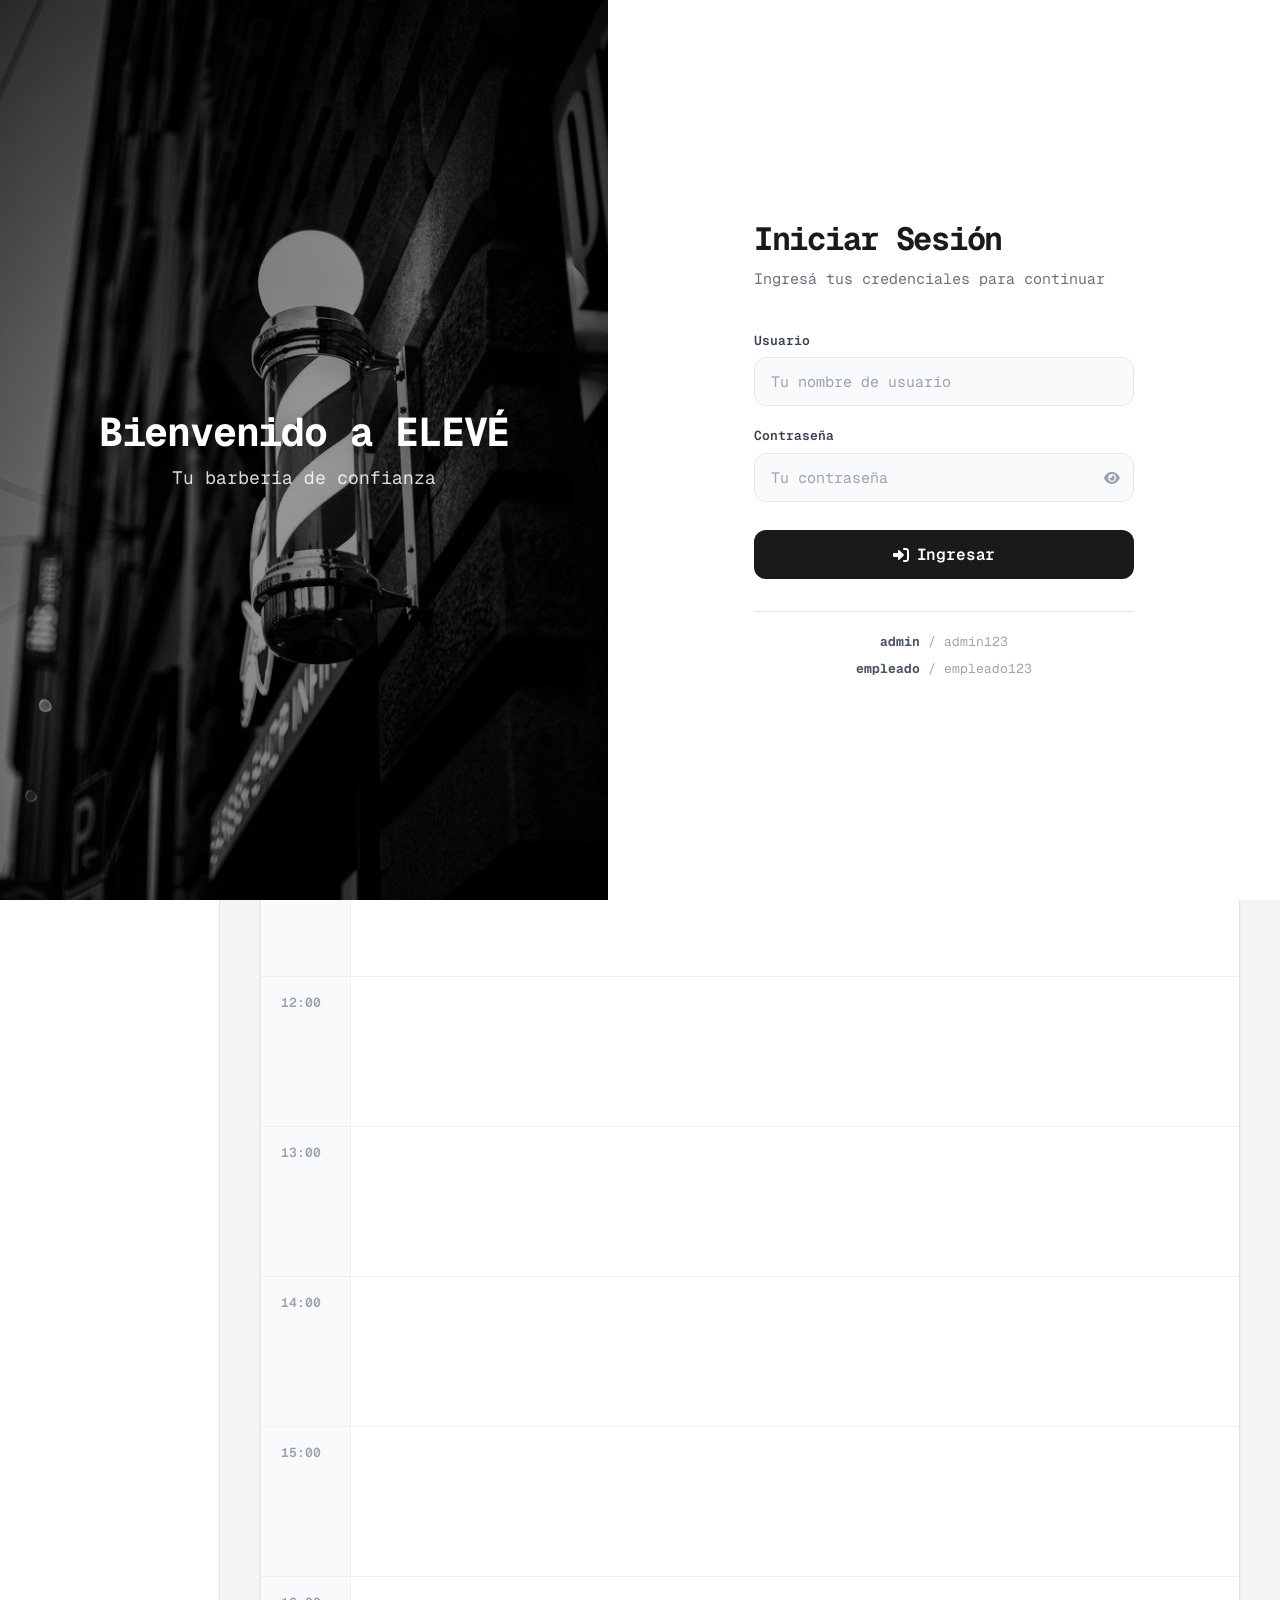
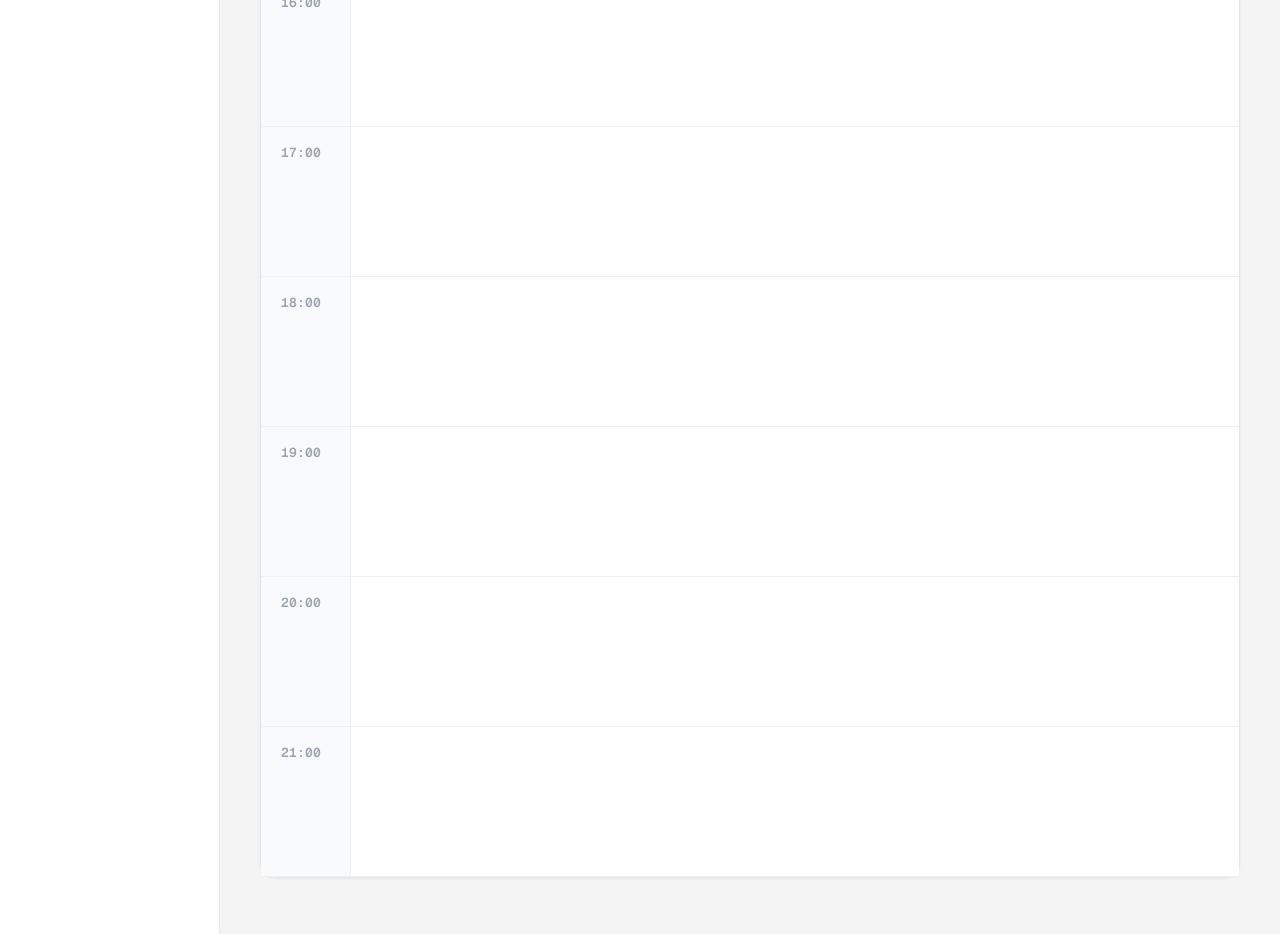
<file: FRONTEND/Dashboard/index.html>
<!DOCTYPE html>
<html lang="es">

<head>
    <meta charset="UTF-8">
    <meta name="viewport" content="width=device-width, initial-scale=1.0">
    <title>ELEVÉ - Gestión de Peluquería</title>
    <link rel="preconnect" href="https://fonts.googleapis.com">
    <link rel="preconnect" href="https://fonts.gstatic.com" crossorigin>
    <link href="https://fonts.googleapis.com/css2?family=Geist+Mono:wght@400;500;600;700&display=swap" rel="stylesheet">
    <link rel="stylesheet" href="style.css">
    <link href="https://cdnjs.cloudflare.com/ajax/libs/font-awesome/6.0.0/css/all.min.css" rel="stylesheet">
</head>

<body>
    <!-- Actualizando todas las clases a español -->
    <!-- Overlay de Login - Pantalla dividida -->
    <div id="login-overlay" class="login-overlay">
        <!-- Lado izquierdo: Imagen -->
        <div class="login-imagen">
            <div class="login-imagen-contenido">
                <h2 class="login-imagen-titulo">Bienvenido a ELEVÉ</h2>
                <p class="login-imagen-subtitulo">Tu barbería de confianza</p>
            </div>
        </div>
        
        <!-- Lado derecho: Formulario -->
        <div class="login-formulario">
            <div class="login-card">
                <div class="login-header">
                    <h1 class="login-titulo">Iniciar Sesión</h1>
                    <p class="login-subtitulo">Ingresá tus credenciales para continuar</p>
                </div>
                <form id="form-login" class="login-form" autocomplete="off">
                    <div class="grupo-formulario">
                        <label class="form-label" for="login-usuario">Usuario</label>
                        <input
                            type="text"
                            id="login-usuario"
                            class="form-input"
                            placeholder="Tu nombre de usuario"
                            required
                            autocomplete="username"
                        >
                    </div>
                    <div class="grupo-formulario">
                        <label class="form-label" for="login-password">Contraseña</label>
                        <div class="input-password-wrapper">
                            <input
                                type="password"
                                id="login-password"
                                class="form-input"
                                placeholder="Tu contraseña"
                                required
                                autocomplete="current-password"
                            >
                            <button type="button" id="toggle-login-password" class="btn-toggle-password" title="Mostrar contraseña">
                                <i class="fas fa-eye"></i>
                            </button>
                        </div>
                    </div>
                    <div id="login-error" class="login-error"></div>
                    <button type="submit" class="boton-primario login-btn-submit">
                        <i class="fas fa-sign-in-alt"></i>
                        Ingresar
                    </button>
                </form>
                <p class="login-demo-hint">
                    <span><strong>admin</strong> / admin123</span>
                    <span><strong>empleado</strong> / empleado123</span>
                </p>
            </div>
        </div>
    </div>

    <header class="encabezado">
        <div class="contenido-encabezado">
            <div class="seccion-logo">
                <img src="./img/logo-eleve-02.jpg" alt="" width="200px">
            </div>
            <div class="header-acciones">
                <div id="info-usuario-header"></div>
                <button id="btn-logout" class="boton-icono" title="Cerrar sesión">
                    <i class="fas fa-sign-out-alt"></i>
                </button>
            </div>
        </div>
    </header>

    <div class="contenedor-principal">
        <aside class="barra-lateral">
            <nav class="navegacion">
                <button class="boton-navegacion activo" data-tab="agenda">
                    <i class="fas fa-calendar"></i>
                    Agenda
                </button>
                <button class="boton-navegacion" data-tab="financiero">
                    <i class="fas fa-chart-bar"></i>
                    Dashboard
                </button>
                <button class="boton-navegacion" data-tab="clientes">
                    <i class="fas fa-users"></i>
                    Clientes
                </button>
                <!-- Agregando botones para Servicios y Empleados -->
                <button class="boton-navegacion" data-tab="servicios">
                    <i class="fas fa-cut"></i>
                    Servicios
                </button>
                <button class="boton-navegacion" data-tab="empleados">
                    <i class="fas fa-user-tie"></i>
                    Empleados
                </button>
                <button class="boton-navegacion" data-tab="usuarios">
                    <i class="fas fa-shield-alt"></i>
                    Usuarios
                </button>
            </nav>
        </aside>

        <main class="contenido">
            <div id="agenda" class="contenido-pestana activo">
                <div class="encabezado-pagina">
                    <div class="titulo-pagina">
                        <h2>Agenda del Día</h2>
                        <p id="current-date"></p>
                    </div>
                    <div class="acciones-pagina">
                        <input type="date" id="date-picker" class="entrada-fecha">
                        <button class="boton-primario" id="btnNuevoTurno">
                            <i class="fas fa-plus"></i>
                            Nuevo Turno
                        </button>
                    </div>
                </div>

                <div class="cuadricula-estadisticas">
                    <div class="tarjeta-estadistica">
                        <div class="icono-estadistica azul">
                            <i class="fas fa-calendar"></i>
                        </div>
                        <div class="informacion-estadistica">
                            <p class="etiqueta-estadistica">Total Citas</p>
                            <p class="valor-estadistica" id="total-appointments">4</p>
                        </div>
                    </div>
                    <div class="tarjeta-estadistica">
                        <div class="icono-estadistica">
                            <i class="fas fa-clock"></i>
                        </div>
                        <div class="informacion-estadistica">
                            <p class="etiqueta-estadistica">Confirmadas</p>
                            <p class="valor-estadistica" id="confirmed-appointments">2</p>
                        </div>
                    </div>
                    <div class="tarjeta-estadistica">
                        <div class="icono-estadistica">
                            <i class="fas fa-user"></i>
                        </div>
                        <div class="informacion-estadistica">
                            <p class="etiqueta-estadistica">Pendientes</p>
                            <p class="valor-estadistica" id="pending-appointments">1</p>
                        </div>
                    </div>
                    <div class="tarjeta-estadistica">
                        <div class="icono-estadistica">
                            <i class="fas fa-dollar-sign"></i>
                        </div>
                        <div class="informacion-estadistica">
                            <p class="etiqueta-estadistica">Ingresos Día</p>
                            <p class="valor-estadistica" id="daily-revenue">$113</p>
                        </div>
                    </div>
                </div>

                <div class="contenedor-principal-agenda">
                    <div class="tarjeta">
                        <div class="navegacion-pestanas" id="navPestanas"></div>
                        <!-- Encabezado con fecha -->
                        <div class="encabezado-grilla">
                            <div class="info-encabezado">
                                <svg class="icono" id="iconoEncabezado" fill="none" stroke="currentColor"
                                    viewBox="0 0 24 24">
                                    <circle cx="12" cy="12" r="10" stroke-width="2" />
                                    <path d="M12 6v6l4 2" stroke-width="2" stroke-linecap="round" />
                                </svg>
                                <div>
                                    <div class="titulo-encabezado" id="tituloEncabezado"></div>
                                    <div class="subtitulo-encabezado" id="subtituloEncabezado"></div>
                                </div>
                            </div>

                            <div class="navegacion-fecha">
                                <button class="boton-icono" id="btnDiaAnterior" title="Día anterior">
                                    <svg class="icono" fill="none" stroke="currentColor" viewBox="0 0 24 24">
                                        <path d="M15 19l-7-7 7-7" stroke-width="2" stroke-linecap="round"
                                            stroke-linejoin="round" />
                                    </svg>
                                </button>

                                <button class="boton-primario" id="btnHoy">
                                    <svg class="icono" fill="none" stroke="currentColor" viewBox="0 0 24 24">
                                        <rect x="3" y="4" width="18" height="18" rx="2" ry="2" stroke-width="2" />
                                        <line x1="16" y1="2" x2="16" y2="6" stroke-width="2" stroke-linecap="round" />
                                        <line x1="8" y1="2" x2="8" y2="6" stroke-width="2" stroke-linecap="round" />
                                        <line x1="3" y1="10" x2="21" y2="10" stroke-width="2" />
                                    </svg>
                                    <span class="texto-btn-hoy">Hoy</span>
                                </button>

                                <button class="boton-icono" id="btnDiaSiguiente" title="Día siguiente">
                                    <svg class="icono" fill="none" stroke="currentColor" viewBox="0 0 24 24">
                                        <path d="M9 5l7 7-7 7" stroke-width="2" stroke-linecap="round"
                                            stroke-linejoin="round" />
                                    </svg>
                                </button>
                            </div>
                        </div>

                        <!-- Grilla de turnos -->
                        <div class="contenedor-grilla">
                            <div class="envoltorio-grilla">
                                <div class="cabecera-grilla">
                                    <div class="celda-cabecera">Hora</div>
                                    <div class="celda-cabecera">Turnos del día</div>
                                </div>

                                <div class="cuerpo-grilla" id="cuerpoGrilla">



                                </div>
                            </div>
                        </div>
                    </div>
                </div>

                <!-- Modal -->
                <div class="modal" id="modalSuperpuesto">
                    <div class="contenido-modal">
                        <div class="encabezado-modal">
                            <h3 id="tituloModal">Detalles del Turno</h3>
                            <button class="cerrar-modal" id="btnCerrarModal">&times;</button>
                        </div>
                        <div class="cuerpo-modal" id="cuerpoModal"></div>
                    </div>
                </div>
            </div>

            <div id="financiero" class="contenido-pestana">
                <div class="encabezado-pagina">
                    <div class="titulo-pagina">
                        <h2>Dashboard</h2>
                        <p>Rendimiento del Negocio </p>
                    </div>
                    <div class="acciones-pagina">
                        <div class="grupo-periodo" id="period-selector">
                            <button class="btn-periodo" data-periodo="day">Día</button>
                            <button class="btn-periodo activo" data-periodo="week">Semana</button>
                            <button class="btn-periodo" data-periodo="month">Mes</button>
                        </div>
                    </div>
                </div>

                <div class="cuadricula-financiera">
                    <div class="tarjeta-financiera ingresos-totales">
                        <div class="encabezado-financiero">
                            <i class="fas fa-dollar-sign"></i>
                            <span>Ingresos Totales</span>
                        </div>
                        <div class="contenido-financiero">
                            <p class="cantidad-financiera" id="kpi-total-revenue">$0</p>
                            <div class="indicador-crecimiento positivo" id="kpi-revenue-change">
                                <span>↗ 0%</span>
                            </div>
                        </div>
                    </div>
                    <div class="tarjeta-financiera servicios">
                        <div class="encabezado-financiero">
                            <i class="fas fa-calendar-check"></i>
                            <span>Turnos Completados</span>
                        </div>
                        <div class="contenido-financiero">
                            <p class="contador-financiero" id="kpi-total-appts">0</p>
                            <p class="ingresos-financieros" id="kpi-avg-revenue-appt">$0 por turno</p>
                        </div>
                    </div>
                    <div class="tarjeta-financiera productos">
                        <div class="encabezado-financiero">
                            <i class="fas fa-chart-line"></i>
                            <span>Tasa de Ocupación</span>
                        </div>
                        <div class="contenido-financiero">
                            <p class="contador-financiero" id="kpi-occupancy-rate">0%</p>
                            <p class="ingresos-financieros" id="kpi-total-hours">0 horas</p>
                        </div>
                    </div>
                </div>

                <div class="cuadricula-metricas-clave">
                    <div class="tarjeta-metrica">
                        <div class="encabezado-metrica">
                            <div class="icono-metrica">
                                <i class="fas fa-user-plus"></i>
                            </div>
                        </div>
                        <div class="valor-metrica" id="metric-nuevos-clientes">0</div>
                        <div class="etiqueta-metrica">Clientes Nuevos</div>
                    </div>
                    <div class="tarjeta-metrica">
                        <div class="encabezado-metrica">
                            <div class="icono-metrica">
                                <i class="fas fa-heart"></i>
                            </div>
                        </div>
                        <div class="valor-metrica" id="metric-fidelidad-kpi">0%</div>
                        <div class="etiqueta-metrica">Tasa de Fidelidad</div>
                    </div>
                    <div class="tarjeta-metrica">
                        <div class="encabezado-metrica">
                            <div class="icono-metrica">
                                <i class="fas fa-calendar-times"></i>
                            </div>
                        </div>
                        <div class="valor-metrica" id="metric-cancelacion-kpi">0%</div>
                        <div class="etiqueta-metrica">Tasa de Cancelación</div>
                    </div>
                    <div class="tarjeta-metrica">
                        <div class="encabezado-metrica">
                            <div class="icono-metrica">
                                <i class="fas fa-user-clock"></i>
                            </div>
                        </div>
                        <div class="valor-metrica" id="metric-ausentes-kpi">0</div>
                        <div class="etiqueta-metrica">Turnos Ausentes</div>
                    </div>
                </div>


                <div class="cuadricula-kpi-3-col">

                    <div class="tarjeta-grafico">
                        <div class="encabezado-grafico">
                            <i class="fas fa-user-tie"></i>
                            <h4>Servicios por Empleado</h4>
                        </div>
                        <div class="contenedor-grafico">
                            <div class="grafico-barras" id="grafico-servicios-empleado"></div>
                        </div>
                    </div>

                    <div class="tarjeta-grafico">
                        <div class="encabezado-grafico">
                            <i class="fas fa-chart-pie"></i>
                            <h4>Ocupación por Empleado</h4>
                        </div>
                        <div class="contenedor-grafico">
                            <div class="grafico-ocupacion" id="grafico-ocupacion-empleado"></div>
                        </div>
                    </div>

                    <div class="tarjeta-grafico">
                        <div class="encabezado-grafico">
                            <i class="fas fa-clock"></i>
                            <h4>Horas Pico (Turnos por Hora)</h4>
                        </div>
                        <div class="contenedor-grafico">
                            <div class="grafico-linea-contenedor" id="grafico-turnos-hora-contenedor"></div>
                        </div>
                    </div>

                    <div class="tarjeta-grafico">
                        <div class="encabezado-grafico">
                            <i class="fas fa-star"></i>
                            <h4>Servicios Populares</h4>
                        </div>
                        <div class="contenedor-grafico" id="dona-servicios-populares"></div>
                    </div>

                    <div class="tarjeta-grafico">
                        <div class="encabezado-grafico">
                            <i class="fas fa-users"></i>
                            <h4>Fidelidad de Clientes</h4>
                        </div>
                        <div class="contenedor-grafico" id="dona-fidelidad-clientes"></div>
                    </div>

                    <div class="tarjeta-grafico">
                        <div class="encabezado-grafico">
                            <i class="fas fa-tasks"></i>
                            <h4>Estado de Turnos</h4>
                        </div>
                        <div class="contenedor-grafico" id="dona-estado-turnos"></div>
                    </div>

                </div>

            </div>

            <!-- Actualizando sección de Clientes -->
            <div id="clientes" class="contenido-pestana">
                <div class="encabezado-pagina">
                    <div class="titulo-pagina">
                        <h2>Gestión de Clientes</h2>
                        <p>Administra la información de tus clientes</p>
                    </div>
                    <div class="acciones-pagina">
                        <button class="boton-primario" id="btn-nuevo-cliente">
                            <i class="fas fa-plus"></i>
                            Nuevo Cliente
                        </button>
                    </div>
                </div>
                <!-- AGREGAR DESPUÉS DEL encabezado-pagina EN CLIENTES -->
                <div class="metricas-seccion">
                    <div class="tarjeta-metrica">
                        <div class="encabezado-metrica">
                            <div class="icono-metrica">
                                <i class="fas fa-users"></i>
                            </div>
                            <span class="tendencia-metrica positiva">Total</span>
                        </div>
                        <div class="valor-metrica" id="total-clientes">0</div>
                        <div class="etiqueta-metrica">Clientes Registrados</div>
                        <div class="detalle-metrica">En la base de datos</div>
                    </div>

                    <div class="tarjeta-metrica">
                        <div class="encabezado-metrica">
                            <div class="icono-metrica">
                                <i class="fas fa-calendar-check"></i>
                            </div>
                            <span class="tendencia-metrica neutral">Mes</span>
                        </div>
                        <div class="valor-metrica" id="clientes-mes">0</div>
                        <div class="etiqueta-metrica">Nuevos Este Mes</div>
                        <div class="detalle-metrica">Últimos 30 días</div>
                    </div>

                    <div class="tarjeta-metrica">
                        <div class="encabezado-metrica">
                            <div class="icono-metrica">
                                <i class="fas fa-star"></i>
                            </div>
                            <span class="tendencia-metrica positiva">Top</span>
                        </div>
                        <div class="valor-metrica" id="clientes-frecuentes">0</div>
                        <div class="etiqueta-metrica">Clientes Frecuentes</div>
                        <div class="detalle-metrica">Más de 5 visitas</div>
                    </div>
                </div>

                <div class="tarjeta">
                    <div class="contenido-tarjeta">
                        <input type="text" id="buscador-clientes" class="entrada-busqueda buscador-lista"
                            placeholder="Buscar clientes...">
                        <div id="lista-clientes" class="lista-elementos"></div>
                    </div>
                </div>
            </div>

            <!-- Agregando sección de Servicios -->
            <div id="servicios" class="contenido-pestana">
                <div class="encabezado-pagina">
                    <div class="titulo-pagina">
                        <h2>Gestión de Servicios</h2>
                        <p>Administra los servicios que ofreces</p>
                    </div>

                    <div class="acciones-pagina">
                        <button class="boton-primario" id="btn-nuevo-servicio">
                            <i class="fas fa-plus"></i>
                            Nuevo Servicio
                        </button>
                    </div>
                </div>
                <div class="metricas-seccion">
                    <div class="tarjeta-metrica">
                        <div class="encabezado-metrica">
                            <div class="icono-metrica">
                                <i class="fas fa-cut"></i>
                            </div>
                            <span class="tendencia-metrica positiva">Total</span>
                        </div>
                        <div class="valor-metrica" id="total-servicios">0</div>
                        <div class="etiqueta-metrica">Servicios Activos</div>
                        <div class="detalle-metrica">Disponibles para agendar</div>
                    </div>

                    <div class="tarjeta-metrica">
                        <div class="encabezado-metrica">
                            <div class="icono-metrica">
                                <i class="fas fa-dollar-sign"></i>
                            </div>
                            <span class="tendencia-metrica neutral">Promedio</span>
                        </div>
                        <div class="valor-metrica" id="precio-promedio">$0</div>
                        <div class="etiqueta-metrica">Precio Promedio</div>
                        <div class="detalle-metrica">Por servicio</div>
                    </div>

                    <div class="tarjeta-metrica">
                        <div class="encabezado-metrica">
                            <div class="icono-metrica">
                                <i class="fas fa-clock"></i>
                            </div>
                            <span class="tendencia-metrica neutral">Duración</span>
                        </div>
                        <div class="valor-metrica" id="duracion-promedio">0min</div>
                        <div class="etiqueta-metrica">Duración Promedio</div>
                        <div class="detalle-metrica">Por servicio</div>
                    </div>
                </div>

                <div class="tarjeta">
                    <div class="contenido-tarjeta">
                        <input type="text" id="buscador-servicios" class="entrada-busqueda buscador-lista"
                            placeholder="Buscar servicios...">
                        <div id="lista-servicios" class="lista-elementos"></div>
                    </div>
                </div>
            </div>

            <!-- Sección de Empleados -->
            <div id="empleados" class="contenido-pestana">
                <div class="encabezado-pagina">
                    <div class="titulo-pagina">
                        <h2>Gestión de Empleados</h2>
                        <p>Administra tu equipo de trabajo</p>
                    </div>
                    <div class="acciones-pagina">
                        <button class="boton-primario" id="btn-nuevo-empleado">
                            <i class="fas fa-plus"></i>
                            Nuevo Empleado
                        </button>
                    </div>
                </div>

                <!-- Solo las 4 métricas principales -->
                <div class="metricas-empleados">
                    <div class="tarjeta-metrica">
                        <div class="encabezado-metrica">
                            <div class="icono-metrica">
                                <i class="fas fa-users"></i>
                            </div>
                            <span class="tendencia-metrica positiva">Activo</span>
                        </div>
                        <div class="valor-metrica" id="total-empleados">0</div>
                        <div class="etiqueta-metrica">Total Empleados</div>
                        <div class="detalle-metrica" id="empleados-activos-detalle">0 activos</div>
                    </div>

                    <div class="tarjeta-metrica">
                        <div class="encabezado-metrica">
                            <div class="icono-metrica">
                                <i class="fas fa-calendar-check"></i>
                            </div>
                            <span class="tendencia-metrica neutral">Hoy</span>
                        </div>
                        <div class="valor-metrica" id="turnos-hoy">0</div>
                        <div class="etiqueta-metrica">Turnos Asignados</div>
                        <div class="detalle-metrica">Para el día de hoy</div>
                    </div>

                    <div class="tarjeta-metrica">
                        <div class="encabezado-metrica">
                            <div class="icono-metrica">
                                <i class="fas fa-star"></i>
                            </div>
                            <span class="tendencia-metrica positiva">Top</span>
                        </div>
                        <div class="valor-metrica" id="promedio-servicios">0</div>
                        <div class="etiqueta-metrica">Promedio Servicios/Día</div>
                        <div class="detalle-metrica">Por empleado</div>
                    </div>

                    <div class="tarjeta-metrica">
                        <div class="encabezado-metrica">
                            <div class="icono-metrica">
                                <i class="fas fa-clock"></i>
                            </div>
                            <span class="tendencia-metrica neutral">Tiempo</span>
                        </div>
                        <div class="valor-metrica" id="horas-trabajadas">0h</div>
                        <div class="etiqueta-metrica">Horas Trabajadas</div>
                        <div class="detalle-metrica">Esta semana</div>
                    </div>
                </div>

                <!-- Lista de empleados -->
                <div class="tarjeta">
                    <div class="contenido-tarjeta">
                        <input type="text" id="buscador-empleados" class="entrada-busqueda buscador-lista"
                            placeholder="Buscar empleados...">
                        <div id="lista-empleados" class="lista-elementos"></div>
                    </div>
                </div>
            </div>

            <!-- Módulo Usuarios -->
            <div id="usuarios" class="contenido-pestana">
                <div class="encabezado-pagina">
                    <div class="titulo-pagina">
                        <h2>Usuarios del Sistema</h2>
                        <p>Administra quién tiene acceso al panel de gestión</p>
                    </div>
                    <div class="acciones-pagina">
                        <button class="boton-primario" id="btn-nuevo-usuario">
                            <i class="fas fa-plus"></i>
                            Nuevo Usuario
                        </button>
                    </div>
                </div>

                <!-- Métricas -->
                <div class="metricas-seccion">
                    <div class="tarjeta-metrica">
                        <div class="encabezado-metrica">
                            <div class="icono-metrica">
                                <i class="fas fa-users"></i>
                            </div>
                            <span class="tendencia-metrica neutral">Total</span>
                        </div>
                        <div class="valor-metrica" id="total-usuarios">0</div>
                        <div class="etiqueta-metrica">Usuarios Registrados</div>
                        <div class="detalle-metrica">Con acceso al sistema</div>
                    </div>

                    <div class="tarjeta-metrica">
                        <div class="encabezado-metrica">
                            <div class="icono-metrica">
                                <i class="fas fa-shield-alt"></i>
                            </div>
                            <span class="tendencia-metrica positiva">Admin</span>
                        </div>
                        <div class="valor-metrica" id="total-admins">0</div>
                        <div class="etiqueta-metrica">Administradores</div>
                        <div class="detalle-metrica">Acceso completo</div>
                    </div>

                    <div class="tarjeta-metrica">
                        <div class="encabezado-metrica">
                            <div class="icono-metrica">
                                <i class="fas fa-user-tie"></i>
                            </div>
                            <span class="tendencia-metrica neutral">Equipo</span>
                        </div>
                        <div class="valor-metrica" id="total-empleados-usuarios">0</div>
                        <div class="etiqueta-metrica">Empleados</div>
                        <div class="detalle-metrica">Acceso limitado</div>
                    </div>
                </div>

                <!-- Lista de usuarios -->
                <div class="tarjeta">
                    <div class="contenido-tarjeta">
                        <input type="text" id="buscador-usuarios" class="entrada-busqueda buscador-lista"
                            placeholder="Buscar usuarios...">
                        <div id="lista-usuarios" class="lista-elementos"></div>
                    </div>
                </div>
            </div>

        </main>
    </div>

    <!-- Actualizar modal de clientes para eliminar onclick -->
    <div id="modal-cliente" class="modal">
        <div class="contenido-modal">
            <div class="encabezado-modal">
                <h3 id="titulo-modal-cliente">Editar Cliente</h3>
                <button class="cerrar-modal">
                    <i class="fas fa-times"></i>
                </button>
            </div>
            <div class="cuerpo-modal">
                <form id="form-cliente">
                    <input type="hidden" id="cliente-id">
                    <div class="grupo-formulario">
                        <label for="cliente-nombre">Nombre</label>
                        <input type="text" id="cliente-nombre" placeholder="Nombre completo" required>
                    </div>
                    <div class="grupo-formulario">
                        <label for="cliente-telefono">Teléfono</label>
                        <input type="tel" id="cliente-telefono" placeholder="+54 9 11 1234-5678" required>
                    </div>
                    <div class="grupo-formulario">
                        <label for="cliente-notas">Preferencias</label>
                        <textarea id="cliente-notas" placeholder="Tipo de corte preferido, alergiás, notas..." rows="3"></textarea>
                    </div>
                </form>
            </div>
            <div class="pie-modal">
                <button type="button" class="boton-secundario btn-cancelar-cliente">Cancelar</button>
                <button type="submit" form="form-cliente" class="boton-primario">Guardar</button>
            </div>
        </div>
    </div>

    <!-- Actualizar modal de servicios para eliminar onclick -->
    <div id="modal-servicio" class="modal">
        <div class="contenido-modal">
            <div class="encabezado-modal">
                <h3 id="titulo-modal-servicio">Nuevo Servicio</h3>
                <button class="cerrar-modal">
                    <i class="fas fa-times"></i>
                </button>
            </div>
            <div class="cuerpo-modal">
                <form id="form-servicio">
                    <input type="hidden" id="servicio-id">
                    <div class="grupo-formulario">
                        <label for="servicio-nombre">Nombre del Servicio</label>
                        <input type="text" id="servicio-nombre" placeholder="Ej: Corte Clásico" required>
                    </div>
                    <div class="grupo-formulario">
                        <label for="servicio-descripcion">Descripción</label>
                        <textarea id="servicio-descripcion" placeholder="Descripción del servicio..."
                            rows="3"></textarea>
                    </div>
                    <div class="grupo-formulario">
                        <label for="servicio-precio">Precio ($)</label>
                        <input type="number" id="servicio-precio" placeholder="10000" min="0" step="100" required>
                    </div>
                    <div class="grupo-formulario">
                        <label for="servicio-duracion">Duración (minutos)</label>
                        <input type="number" id="servicio-duracion" placeholder="30" min="5" step="5" required>
                    </div>
                    <div class="grupo-formulario">
                        <div class="label-pros-header">
                            <label>Profesionales asignados</label>
                            <span id="contador-pros-servicio" class="pill-contador-pros vacio">0 seleccionados</span>
                        </div>
                        <div id="selector-profesionales-servicio" class="selector-profesionales">
                            <p class="sin-pros-mensaje"><i class="fas fa-spinner fa-spin"></i> Cargando...</p>
                        </div>
                    </div>
                </form>
            </div>
            <div class="pie-modal">
                <button type="button" class="boton-secundario btn-cancelar-servicio">Cancelar</button>
                <button type="submit" form="form-servicio" class="boton-primario">Guardar</button>
            </div>
        </div>
    </div>

    <!-- Actualizar modal de empleados para eliminar onclick -->
    <div id="modal-empleado" class="modal">
        <div class="contenido-modal">
            <div class="encabezado-modal">
                <h3 id="titulo-modal-empleado">Nuevo Empleado</h3>
                <button class="cerrar-modal">
                    <i class="fas fa-times"></i>
                </button>
            </div>
            <div class="cuerpo-modal">
                <form id="form-empleado">
                    <input type="hidden" id="empleado-id">
                    <div class="grupo-formulario">
                        <label for="empleado-nombre">Nombre Completo</label>
                        <input type="text" id="empleado-nombre" placeholder="Nombre del empleado" required>
                    </div>
                    <div class="grupo-formulario">
                        <label for="empleado-telefono">Teléfono</label>
                        <input type="tel" id="empleado-telefono" placeholder="+54 9 11 1234-5678">
                    </div>
                    <div class="grupo-formulario">
                        <label for="empleado-email">Email</label>
                        <input type="email" id="empleado-email" placeholder="empleado@ejemplo.com">
                    </div>
                    <div class="grupo-formulario">
                        <label for="empleado-especialidad">Especialidad</label>
                        <input type="text" id="empleado-especialidad" placeholder="Ej: Barbero, Estilista">
                    </div>
                    <div class="grupo-formulario">
                        <div class="label-horario-header">
                            <label>Horario laboral</label>
                            <span id="pill-horario-empleado" class="pill-contador-pros vacio">Sin configurar</span>
                        </div>
                        <div class="horario-semanal" id="horario-semanal-empleado"></div>
                    </div>
                </form>
            </div>
            <div class="pie-modal">
                <button type="button" class="boton-secundario btn-cancelar-empleado">Cancelar</button>
                <button type="submit" form="form-empleado" class="boton-primario">Guardar</button>
            </div>
        </div>
    </div>

    <!-- Modal de Usuarios -->
    <div id="modal-usuario" class="modal">
        <div class="contenido-modal">
            <div class="encabezado-modal">
                <h3 id="titulo-modal-usuario">Nuevo Usuario</h3>
                <button class="cerrar-modal">
                    <i class="fas fa-times"></i>
                </button>
            </div>
            <div class="cuerpo-modal">
                <form id="form-usuario">
                    <input type="hidden" id="usuario-id">

                    <div class="grupo-formulario">
                        <label for="usuario-nombre">Nombre Completo</label>
                        <input type="text" id="usuario-nombre" placeholder="Ej: Juan García" required>
                    </div>

                    <div class="grupo-formulario">
                        <label for="usuario-username">Nombre de usuario (para login)</label>
                        <input type="text" id="usuario-username" placeholder="Ej: jgarcia" required autocomplete="username">
                    </div>

                    <div class="grupo-formulario">
                        <label for="usuario-email">Email</label>
                        <input type="email" id="usuario-email" placeholder="usuario@eleve.com">
                    </div>

                    <div class="grupo-formulario">
                        <label for="usuario-tipo">Tipo de Usuario</label>
                        <select id="usuario-tipo" required>
                            <option value="" disabled selected>Seleccionar tipo...</option>
                            <option value="admin">Administrador</option>
                            <option value="empleado">Empleado</option>
                        </select>
                    </div>

                    <div class="grupo-formulario">
                        <label id="label-password-usuario" for="usuario-password">Contraseña</label>
                        <div class="input-password-wrapper">
                            <input type="password" id="usuario-password"
                                placeholder="Mínimo 6 caracteres" required autocomplete="new-password">
                            <button type="button" id="toggle-password-usuario" class="btn-toggle-password" title="Mostrar contraseña">
                                <i class="fas fa-eye"></i>
                            </button>
                        </div>
                    </div>
                </form>
            </div>
            <div class="pie-modal">
                <button type="button" class="boton-secundario btn-cancelar-usuario">Cancelar</button>
                <button type="submit" form="form-usuario" class="boton-primario">Guardar</button>
            </div>
        </div>
    </div>

    <!-- Modal de Confirmación global -->
    <div id="modal-confirmar" class="modal modal-confirmar-overlay">
        <div class="confirmar-card">
            <div class="confirmar-header">
                <button id="confirmar-cerrar" class="confirmar-btn-cerrar" aria-label="Cerrar">
                    <svg viewBox="0 0 24 24" fill="none" stroke="currentColor" stroke-width="2.5">
                        <line x1="18" y1="6" x2="6" y2="18"/>
                        <line x1="6" y1="6" x2="18" y2="18"/>
                    </svg>
                </button>
            </div>
            <h3 id="confirmar-titulo" class="confirmar-titulo">¿Confirmar acción?</h3>
            <p  id="confirmar-mensaje" class="confirmar-mensaje"></p>
            <div class="confirmar-acciones">
                <button id="confirmar-cancelar" class="confirmar-btn-cancel">Cancelar</button>
                <button id="confirmar-ok" class="confirmar-btn-ok">Confirmar</button>
            </div>
        </div>
    </div>

    <script src="./js/main.js" type="module"></script>
</body>

</html>
</file>
<file: FRONTEND/Dashboard/style.css>
﻿/* ===================================================
   ELEVÉ BARBERÍA — DESIGN SYSTEM
   Fuentes: Space Mono (títulos/valores) · Roboto Mono (cuerpo)
   Paleta: Negro #1a1a1a · Blanco · Grises neutros
   =================================================== */

/* ===================================================
   1. RESET Y VARIABLES
   =================================================== */
*, *::before, *::after {
  margin: 0;
  padding: 0;
  box-sizing: border-box;
}

html { scroll-behavior: smooth; }

:root {
  --c-negro:          #0f0f0f;
  --c-primario:       #1a1a1a;
  --c-secundario:     #6b7280;
  --c-terciario:      #9ca3af;
  --c-fondo:          #f4f4f5;
  --c-superficie:     #ffffff;
  --c-borde:          #e4e4e7;
  --c-borde-suave:    #f0f0f1;
  --c-gris-claro:     #f9fafb;

  --c-exito:          #16a34a;
  --c-exito-fondo:    #f0fdf4;
  --c-advertencia:    #d97706;
  --c-adv-fondo:      #fffbeb;
  --c-error:          #dc2626;
  --c-error-fondo:    #fef2f2;
  --c-info:           #2563eb;

  --c-confirmado:     #0369a1;
  --c-conf-fondo:     #f0f9ff;
  --c-conf-borde:     #bae6fd;
  --c-pendiente:      #d97706;
  --c-pend-fondo:     #fffbeb;
  --c-pend-borde:     #fde68a;
  --c-completado:     #166534;
  --c-comp-fondo:     #f0fdf4;
  --c-comp-borde:     #bbf7d0;

  --font-display:     "Geist Mono", monospace;
  --font-body:        "Geist Mono", monospace;
  --font-numeric:     "Geist Mono", monospace;

  --sombra-xs: 0 1px 3px rgba(0,0,0,0.06);
  --sombra-sm: 0 2px 8px rgba(0,0,0,0.06);
  --sombra-md: 0 4px 16px rgba(0,0,0,0.08);
  --sombra-lg: 0 8px 32px rgba(0,0,0,0.10);
  --sombra-xl: 0 16px 48px rgba(0,0,0,0.14);

  --r-sm: 8px;
  --r-md: 12px;
  --r-lg: 16px;
  --r-xl: 20px;

  --ease: cubic-bezier(0.4, 0, 0.2, 1);

  /* Altura de cada ranura de hora en la grilla (también leída por JS) */
  --altura-slot: 150;

  /* Aliases de compatibilidad */
  --color-primario:     #1a1a1a;
  --color-secundario:   #6b7280;
  --color-fondo:        #f4f4f5;
  --color-blanco:       #ffffff;
  --color-borde:        #e4e4e7;
  --color-borde-claro:  #f0f0f1;
  --color-gris-claro:   #f9fafb;
  --color-gris-medio:   #d1d5db;
  --color-exito:        #16a34a;
  --color-advertencia:  #d97706;
  --color-error:        #dc2626;
  --color-info:         #2563eb;
  --color-confirmado:   #0369a1;
  --color-confirmado-fondo: #f0f9ff;
  --color-confirmado-borde: #bae6fd;
  --color-pendiente:    #d97706;
  --color-pendiente-fondo: #fffbeb;
  --color-pendiente-borde: #fde68a;
  --color-completado:   #166534;
  --color-completado-fondo: #f0fdf4;
  --color-completado-borde: #bbf7d0;
}

/* ===================================================
   2. SCROLLBAR
   =================================================== */
* {
  scrollbar-width: thin;
  scrollbar-color: #c4c4c4 transparent;
}
*::-webkit-scrollbar          { width: 6px; height: 6px; }
*::-webkit-scrollbar-track    { background: transparent; }
*::-webkit-scrollbar-thumb    { background: #c4c4c4; border-radius: 99px; }
*::-webkit-scrollbar-thumb:hover { background: var(--c-primario); }

/* ===================================================
   3. TIPOGRAFÍA BASE
   =================================================== */
body {
  font-family: var(--font-body);
  background-color: var(--c-fondo);
  color: var(--c-primario);
  line-height: 1.6;
  font-weight: 400;
  font-size: 15px;
}

h1, h2, h3, h4, h5, h6 {
  font-family: var(--font-display);
  line-height: 1.2;
  letter-spacing: -0.02em;
}

/* ===================================================
   4. LAYOUT PRINCIPAL
   =================================================== */
.encabezado {
  background: var(--c-superficie);
  border-bottom: 1px solid var(--c-borde);
  padding: 0.875rem 1.5rem;
  position: sticky;
  top: 0;
  z-index: 100;
}

.contenido-encabezado {
  display: flex;
  justify-content: space-between;
  align-items: center;
  max-width: 1600px;
  margin: 0 auto;
}

.seccion-logo { display: flex; align-items: center; gap: 1rem; 
}
.seccion-logo img{
  max-width: 100px;
}
.contenedor-principal {
  display: flex;
  max-width: 1600px;
  margin: 0 auto;
  min-height: calc(100vh - 65px);
}

.barra-lateral {
  width: 220px;
  background: var(--c-superficie);
  border-right: 1px solid var(--c-borde);
  padding: 1.5rem 0;
  flex-shrink: 0;
}

.navegacion {
  padding: 0 0.75rem;
  display: flex;
  flex-direction: column;
  gap: 2px;
}

.boton-navegacion {
  display: flex;
  align-items: center;
  gap: 0.625rem;
  padding: 0.625rem 0.875rem;
  background: none;
  border: none;
  border-radius: var(--r-md);
  cursor: pointer;
  font-family: var(--font-display);
  font-size: 0.8125rem;
  font-weight: 700;
  color: var(--c-secundario);
  transition: all 0.15s var(--ease);
  text-align: left;
  width: 100%;
  letter-spacing: -0.01em;
}

.boton-navegacion i { width: 18px; text-align: center; font-size: 0.875rem; }
.boton-navegacion:hover { background: var(--c-gris-claro); color: var(--c-primario); }
.boton-navegacion.activo { background: var(--c-primario); color: white; }

.contenido {
  flex: 1;
  padding: 2rem 2.5rem;
  background: var(--c-fondo);
  min-width: 0;
}

.contenido-pestana        { display: none; }
.contenido-pestana.activo { display: block; }

.encabezado-pagina {
  display: flex;
  justify-content: space-between;
  align-items: flex-start;
  margin-bottom: 2rem;
  padding-bottom: 1.25rem;
  border-bottom: 1px solid var(--c-borde);
}

.titulo-pagina h2 {
  font-size: 1.75rem;
  font-weight: 700;
  color: var(--c-primario);
  margin-bottom: 0.25rem;
}

.titulo-pagina p { color: var(--c-secundario); font-size: 0.875rem; }
.acciones-pagina { display: flex; align-items: center; gap: 0.75rem; flex-wrap: wrap; }

/* Botones de período (Día / Semana / Mes) */
.grupo-periodo {
  display: flex;
  border: 1px solid var(--c-borde);
  border-radius: var(--r-sm);
  overflow: hidden;
}

.btn-periodo {
  padding: 0.5rem 1rem;
  font-family: var(--font-display);
  font-size: 0.8125rem;
  font-weight: 600;
  color: var(--c-secundario);
  background: var(--c-superficie);
  border: none;
  border-right: 1px solid var(--c-borde);
  cursor: pointer;
  transition: background 0.15s, color 0.15s;
}

.btn-periodo:last-child { border-right: none; }
.btn-periodo:hover { background: var(--c-gris-claro); color: var(--c-primario); }
.btn-periodo.activo { background: var(--c-primario); color: #fff; }

/* ===================================================
   5. COMPONENTES BASE
   =================================================== */
.tarjeta {
  background: var(--c-superficie);
  border: 1px solid var(--c-borde);
  border-radius: var(--r-lg);
  margin-bottom: 1.5rem;
  box-shadow: var(--sombra-xs);
  transition: box-shadow 0.25s var(--ease), border-color 0.25s var(--ease);
}

.tarjeta:hover { box-shadow: var(--sombra-md); border-color: #d1d5db; }

.encabezado-tarjeta {
  padding: 1.25rem 1.5rem 1rem;
  border-bottom: 1px solid var(--c-borde-suave);
}

.encabezado-tarjeta h3 { font-size: 1rem; font-weight: 700; color: var(--c-primario); }
.encabezado-tarjeta p  { font-size: 0.8125rem; color: var(--c-secundario); margin-top: 0.125rem; }
.contenido-tarjeta     { padding: 1.5rem; }

.boton-primario {
  background: var(--c-primario);
  color: white;
  border: none;
  padding: 0.625rem 1.25rem;
  border-radius: var(--r-sm);
  font-family: var(--font-display);
  font-weight: 700;
  font-size: 0.8125rem;
  display: inline-flex;
  align-items: center;
  gap: 0.5rem;
  cursor: pointer;
  transition: all 0.2s var(--ease);
  letter-spacing: -0.01em;
  white-space: nowrap;
}

.boton-primario:hover { background: var(--c-negro); transform: translateY(-1px); box-shadow: var(--sombra-md); }
.boton-primario:disabled { opacity: 0.65; cursor: not-allowed; transform: none; }

/* Spinner inline para botones en estado loading */
.spinner-btn {
  display: inline-block;
  width: 0.85em;
  height: 0.85em;
  border: 2px solid rgba(255,255,255,0.4);
  border-top-color: #fff;
  border-radius: 50%;
  animation: spin-btn 0.6s linear infinite;
  vertical-align: middle;
  margin-right: 0.4em;
}
@keyframes spin-btn {
  to { transform: rotate(360deg); }
}

.boton-secundario {
  background: var(--c-superficie);
  color: var(--c-primario);
  border: 1px solid var(--c-borde);
  padding: 0.625rem 1.25rem;
  border-radius: var(--r-sm);
  font-family: var(--font-display);
  font-weight: 700;
  font-size: 0.8125rem;
  cursor: pointer;
  transition: all 0.2s var(--ease);
  white-space: nowrap;
}

.boton-secundario:hover { background: var(--c-gris-claro); border-color: #9ca3af; }
.boton-secundario.eliminar { color: var(--c-error); border-color: #fca5a5; }
.boton-secundario.eliminar:hover { background: var(--c-error-fondo); border-color: var(--c-error); }

.boton-icono {
  width: 34px; height: 34px;
  border: 1px solid var(--c-borde);
  background: var(--c-superficie);
  border-radius: var(--r-sm);
  display: flex; align-items: center; justify-content: center;
  cursor: pointer;
  transition: all 0.2s var(--ease);
  color: var(--c-secundario);
  font-size: 0.875rem;
  flex-shrink: 0;
}

.boton-icono:hover          { background: var(--c-gris-claro); border-color: #9ca3af; color: var(--c-primario); }
.boton-icono.eliminar:hover { background: var(--c-error-fondo); border-color: var(--c-error); color: var(--c-error); }
.boton-icono:disabled       { opacity: 0.4; cursor: not-allowed; }

.entrada-busqueda {
  padding: 0.5rem 0.875rem 0.5rem 2.25rem;
  border: 1px solid var(--c-borde);
  border-radius: var(--r-sm);
  font-family: var(--font-body);
  font-size: 0.8125rem;
  background: var(--c-superficie) url('data:image/svg+xml;utf8,<svg xmlns="http://www.w3.org/2000/svg" width="14" height="14" fill="%239ca3af" viewBox="0 0 16 16"><path d="M11.742 10.344a6.5 6.5 0 1 0-1.397 1.398h-.001c.03.04.062.078.098.115l3.85 3.85a1 1 0 0 0 1.415-1.414l-3.85-3.85a1.007 1.007 0 0 0-.115-.1zM12 6.5a5.5 5.5 0 1 1-11 0 5.5 5.5 0 0 1 11 0z"/></svg>') no-repeat 0.625rem center;
  transition: all 0.2s var(--ease);
  max-width: 220px;
  color: var(--c-primario);
}

.entrada-busqueda:focus { outline: none; border-color: var(--c-primario); box-shadow: 0 0 0 3px rgba(26,26,26,0.08); }

/* Buscador dentro de la tarjeta de lista: ancho completo */
.buscador-lista {
  max-width: none;
  width: 100%;
  margin-bottom: 1rem;
  box-sizing: border-box;
}

.entrada-fecha, .entrada-seleccion, .form-input, .form-select,
.grupo-formulario input, .grupo-formulario select, .grupo-formulario textarea {
  width: 100%;
  padding: 0.625rem 0.875rem;
  border: 1px solid var(--c-borde);
  border-radius: var(--r-md);
  font-family: var(--font-body);
  font-size: 0.875rem;
  background: var(--c-superficie);
  color: var(--c-primario);
  transition: all 0.2s var(--ease);
}

.entrada-fecha:focus, .entrada-seleccion:focus, .form-input:focus, .form-select:focus,
.grupo-formulario input:focus, .grupo-formulario select:focus, .grupo-formulario textarea:focus {
  outline: none;
  border-color: var(--c-primario);
  box-shadow: 0 0 0 3px rgba(26,26,26,0.07);
}

.entrada-fecha { width: fit-content; }
.grupo-formulario { margin-bottom: 1.125rem; }

.form-label, .grupo-formulario label {
  display: block;
  font-size: 0.8125rem;
  font-weight: 700;
  color: var(--c-primario);
  margin-bottom: 0.375rem;
  font-family: var(--font-display);
}

textarea.form-input, .grupo-formulario textarea { min-height: 80px; resize: vertical; }
.form-select:disabled, .form-input:disabled { background: var(--c-gris-claro); opacity: 0.65; cursor: not-allowed; }

/* ===================================================
   6. MODALES
   =================================================== */
.modal {
  display: none;
  position: fixed;
  inset: 0;
  background: rgba(0,0,0,0.6);
  backdrop-filter: blur(4px);
  z-index: 1000;
  align-items: center;
  justify-content: center;
  padding: 1rem;
}

.modal.activo { display: flex; }

.contenido-modal {
  background: var(--c-superficie);
  border-radius: var(--r-xl);
  width: 90%;
  max-width: 520px;
  max-height: 90vh;
  overflow-y: auto;
  overflow-x: hidden;
  scroll-behavior: smooth;
  box-shadow: var(--sombra-xl);
}

.encabezado-modal {
  padding: 1.375rem 1.5rem;
  border-bottom: 1px solid rgba(255,255,255,0.1);
  display: flex;
  justify-content: space-between;
  align-items: center;
  background: var(--c-primario);
}

.encabezado-modal h3 {
  font-size: 1.0625rem;
  font-weight: 700;
  color: white;
  font-family: var(--font-display);
}

.cerrar-modal {
  background: rgba(255,255,255,0.1);
  border: none;
  font-size: 1rem;
  cursor: pointer;
  color: white;
  width: 30px; height: 30px;
  display: flex; align-items: center; justify-content: center;
  border-radius: var(--r-sm);
  transition: background 0.2s;
}

.cerrar-modal:hover { background: rgba(255,255,255,0.2); }
.cuerpo-modal { padding: 1.5rem; }

.pie-modal {
  display: flex;
  gap: 0.75rem;
  justify-content: flex-end;
  padding: 1.25rem 1.5rem;
  border-top: 1px solid var(--c-borde-suave);
  background: var(--c-gris-claro);
}

/* ===================================================
   SELECTOR DE PROFESIONALES — Modal Servicios
   =================================================== */

/* Encabezado de la sección */
.label-pros-header {
  display: flex;
  align-items: center;
  justify-content: space-between;
  margin-bottom: 0.6rem;
}

.label-pros-header label {
  margin-bottom: 0 !important;
}

.pill-contador-pros {
  font-family: var(--font-display);
  font-size: 0.65rem;
  font-weight: 700;
  letter-spacing: 0.03em;
  padding: 0.2rem 0.65rem;
  border-radius: 99px;
  background: var(--c-primario);
  color: white;
  transition: background 0.2s;
  white-space: nowrap;
}

.pill-contador-pros.vacio {
  background: var(--c-gris-claro);
  color: var(--c-secundario);
  border: 1px solid var(--c-borde);
}

/* Caja contenedora del grid */
.selector-profesionales {
  border: 1px solid var(--c-borde);
  border-radius: var(--r-md);
  background: var(--c-gris-claro);
  padding: 0.75rem;
  max-height: 230px;
  overflow-y: auto;
  display: grid;
  grid-template-columns: repeat(auto-fill, minmax(128px, 1fr));
  gap: 0.5rem;
}

/* Chip base */
.chip-profesional {
  display: flex;
  align-items: center;
  gap: 0.55rem;
  padding: 0.55rem 0.7rem 0.55rem 0.6rem;
  border: 1.5px solid var(--c-borde);
  border-radius: var(--r-md);
  cursor: pointer;
  background: var(--c-superficie);
  transition: border-color 0.16s, background 0.16s, box-shadow 0.16s, transform 0.12s;
  user-select: none;
  position: relative;
  box-shadow: var(--sombra-xs);
  overflow: hidden;
}

/* Línea lateral de color del profesional */
.chip-profesional::before {
  content: '';
  position: absolute;
  left: 0; top: 0; bottom: 0;
  width: 3px;
  background: var(--chip-color, var(--c-borde));
  border-radius: 4px 0 0 4px;
  opacity: 0;
  transition: opacity 0.16s;
}

.chip-profesional:hover {
  border-color: #9ca3af;
  background: white;
  box-shadow: var(--sombra-sm);
  transform: translateY(-1px);
}

.chip-profesional:hover::before { opacity: 0.5; }

.chip-profesional.seleccionado {
  border-color: var(--c-primario);
  background: white;
  box-shadow: 0 0 0 3px rgba(26,26,26,0.07), var(--sombra-xs);
}

.chip-profesional.seleccionado::before { opacity: 1; }

/* Avatar */
.avatar-chip { display: none; }

/* Nombre */
.nombre-chip {
  font-size: 0.8rem;
  font-weight: 700;
  color: var(--c-primario);
  font-family: var(--font-display);
  line-height: 1.2;
  white-space: nowrap;
  overflow: hidden;
  text-overflow: ellipsis;
  flex: 1;
  letter-spacing: -0.01em;
}

/* Checkbox cuadrado — reemplaza el fa-check circle */
.chip-check-box {
  width: 15px;
  height: 15px;
  border-radius: 4px;
  border: 1.5px solid var(--c-borde);
  background: transparent;
  flex-shrink: 0;
  margin-left: auto;
  transition: border-color 0.16s, background 0.16s;
  position: relative;
}

/* Tilde SVG inline via ::after */
.chip-check-box::after {
  content: '';
  position: absolute;
  inset: 0;
  background: transparent;
  transition: background 0.16s;
}

.chip-profesional.seleccionado .chip-check-box {
  border-color: var(--c-primario);
  background: var(--c-primario);
  /* Checkmark via clip-path */
  background-image: url("data:image/svg+xml,%3Csvg viewBox='0 0 10 8' xmlns='http://www.w3.org/2000/svg'%3E%3Cpath d='M1 4l2.5 2.5L9 1' stroke='white' stroke-width='1.8' stroke-linecap='round' stroke-linejoin='round' fill='none'/%3E%3C/svg%3E");
  background-repeat: no-repeat;
  background-position: center;
  background-size: 9px 7px;
}

/* Ocultar el ícono fa antiguo si quedara */
.chip-check-icon { display: none; }

/* Estado vacío */
.sin-pros-mensaje {
  font-size: 0.825rem;
  color: var(--c-secundario);
  padding: 1.25rem 0.5rem;
  grid-column: 1 / -1;
  text-align: center;
  display: flex;
  flex-direction: column;
  align-items: center;
  gap: 0.4rem;
}

.sin-pros-mensaje i {
  font-size: 1.25rem;
  color: var(--c-terciario);
}

/* ─── Badges en la lista de servicios ─── */
.pros-asignados-lista {
  display: flex;
  flex-wrap: wrap;
  gap: 0.3rem;
  margin-top: 0.5rem;
  align-items: center;
}

.badge-pro-servicio {
  display: inline-flex;
  align-items: center;
  gap: 0.3rem;
  padding: 0.2rem 0.6rem 0.2rem 0.3rem;
  border-radius: 999px;
  font-family: var(--font-display);
  font-size: 0.68rem;
  font-weight: 700;
  color: white;
  letter-spacing: -0.01em;
  box-shadow: 0 1px 4px rgba(0,0,0,0.18);
}

.badge-pro-servicio .mini-avatar {
  width: 20px;
  height: 20px;
  border-radius: 50%;
  background: rgba(255,255,255,0.22);
  border: 1.5px solid rgba(255,255,255,0.35);
  display: flex;
  align-items: center;
  justify-content: center;
  font-size: 0.6rem;
  font-weight: 700;
  flex-shrink: 0;
}

.label-sin-pros {
  font-size: 0.7rem;
  color: var(--c-terciario);
  font-style: italic;
}

/* ===================================================
   HORARIO LABORAL — Modal Empleados
   =================================================== */

.label-horario-header {
  display: flex;
  align-items: center;
  justify-content: space-between;
  margin-bottom: 0.6rem;
}

.label-horario-header label {
  margin-bottom: 0 !important;
}

/* Toggle switch puro CSS */
.toggle-switch {
  position: relative;
  display: inline-flex;
  align-items: center;
  cursor: pointer;
  flex-shrink: 0;
  margin-left: auto;
}

.toggle-switch input {
  position: absolute;
  opacity: 0;
  width: 0;
  height: 0;
}

.toggle-track {
  width: 34px;
  height: 19px;
  background: var(--c-borde);
  border-radius: 99px;
  position: relative;
  display: block;
  transition: background 0.2s;
}

.toggle-track::after {
  content: '';
  position: absolute;
  top: 2.5px;
  left: 2.5px;
  width: 14px;
  height: 14px;
  border-radius: 50%;
  background: white;
  box-shadow: 0 1px 4px rgba(0,0,0,0.25);
  transition: transform 0.2s cubic-bezier(0.34, 1.3, 0.64, 1);
}

.toggle-switch input:checked + .toggle-track {
  background: var(--c-primario);
}

.toggle-switch input:checked + .toggle-track::after {
  transform: translateX(15px);
}

/* Contenedor general */
.horario-semanal {
  border: 1px solid var(--c-borde);
  border-radius: var(--r-md);
  overflow: hidden;
}

/* Fila de día */
.dia-fila {
  display: flex;
  align-items: center;
  gap: 0.75rem;
  padding: 0.6rem 0.875rem;
  border-bottom: 1px solid var(--c-borde-suave);
  background: var(--c-superficie);
  transition: background 0.15s;
}

.dia-fila:last-child { border-bottom: none; }
.dia-fila.dia-activo { background: var(--c-gris-claro); }

/* Etiqueta del día */
.dia-etiqueta {
  font-family: var(--font-display);
  font-size: 0.775rem;
  font-weight: 700;
  width: 82px;
  flex-shrink: 0;
  color: var(--c-terciario);
  letter-spacing: -0.01em;
  transition: color 0.15s;
}

.dia-fila.dia-activo .dia-etiqueta {
  color: var(--c-primario);
}

/* Rango de horas — aparece al activar el día */
.rango-horas {
  display: flex;
  align-items: center;
  gap: 0.4rem;
  flex: 1;
  opacity: 0;
  pointer-events: none;
  transition: opacity 0.18s;
}

.dia-fila.dia-activo .rango-horas {
  opacity: 1;
  pointer-events: auto;
}

/* Select inline de hora — override del grupo-formulario */
.input-hora {
  flex: 1;
  min-width: 0 !important;
  width: auto !important;
  padding: 0.3rem 0.4rem !important;
  font-size: 0.76rem !important;
  font-family: var(--font-display) !important;
  font-weight: 700 !important;
  letter-spacing: -0.01em !important;
  border-radius: var(--r-sm) !important;
  height: auto !important;
  cursor: text;
  text-align: center;
}

.sep-horas {
  font-size: 0.7rem;
  color: var(--c-terciario);
  flex-shrink: 0;
  font-family: var(--font-display);
}

/* Badge de resumen de horario en la lista de empleados */
.resumen-horario-empleado {
  display: flex;
  flex-wrap: wrap;
  align-items: center;
  gap: 0.25rem;
  margin-top: 0.3rem;
}

.badge-dia-activo {
  display: inline-block;
  padding: 0.1rem 0.45rem;
  border-radius: 4px;
  font-family: var(--font-display);
  font-size: 0.62rem;
  font-weight: 700;
  background: var(--c-primario);
  color: white;
  letter-spacing: 0.02em;
}

.badge-dia-activo.fin-semana {
  background: var(--c-gris-claro);
  color: var(--c-secundario);
  border: 1px solid var(--c-borde);
}

.texto-horas-resumen {
  font-size: 0.7rem;
  color: var(--c-terciario);
  font-family: var(--font-display);
  font-weight: 700;
  white-space: nowrap;
  margin-left: 0.1rem;
}

/* ===================================================
   7. AGENDA — ESTADÍSTICAS SUPERIORES
   =================================================== */
.cuadricula-estadisticas {
  display: grid;
  grid-template-columns: repeat(4, 1fr);
  gap: 1rem;
  margin-bottom: 1.75rem;
}

.tarjeta-estadistica {
  background: var(--c-superficie);
  padding: 1.375rem 1.5rem;
  border: 1px solid var(--c-borde);
  border-radius: var(--r-lg);
  display: flex;
  align-items: center;
  gap: 1rem;
  box-shadow: var(--sombra-xs);
  transition: all 0.25s var(--ease);
}

.tarjeta-estadistica:hover { box-shadow: var(--sombra-md); transform: translateY(-2px); }

.icono-estadistica {
  width: 44px; height: 44px;
  border-radius: var(--r-md);
  display: flex; align-items: center; justify-content: center;
  font-size: 1.0625rem;
  background: var(--c-gris-claro);
  color: var(--c-primario);
  flex-shrink: 0;
  border: 1px solid var(--c-borde-suave);
}

.etiqueta-estadistica {
  font-size: 0.75rem;
  color: var(--c-secundario);
  margin-bottom: 0.125rem;
  font-weight: 600;
  text-transform: uppercase;
  letter-spacing: 0.04em;
}

.valor-estadistica {
  font-family: var(--font-display);
  font-size: 1.75rem;
  font-weight: 700;
  color: var(--c-primario);
  letter-spacing: -0.03em;
  line-height: 1;
}

/* ===================================================
   8. AGENDA — GRILLA
   =================================================== */

.navegacion-pestanas {
  display: flex;
  flex-wrap: nowrap;
  overflow-x: auto;
  -webkit-overflow-scrolling: touch;
  border-bottom: 2px solid var(--c-borde);
  background: var(--c-superficie);
  padding: 0 1.25rem;
  gap: 0.25rem;
  scrollbar-width: none;
}
.navegacion-pestanas::-webkit-scrollbar { display: none; }

.pestana-navegacion {
  flex-shrink: 0;
  padding: 0.875rem 1.25rem;
  font-family: var(--font-display);
  font-size: 0.8125rem;
  font-weight: 700;
  color: var(--c-secundario);
  background: none;
  border: none;
  border-bottom: 3px solid transparent;
  cursor: pointer;
  transition: all 0.15s var(--ease);
  display: flex; align-items: center; gap: 0.5rem;
  position: relative; top: 2px;
}

.pestana-navegacion:hover { color: var(--c-primario); background: var(--c-gris-claro); border-radius: var(--r-sm) var(--r-sm) 0 0; }
.pestana-navegacion.activo { color: var(--c-primario); border-bottom-color: var(--c-primario); background: none; }

.punto-color { width: 9px; height: 9px; border-radius: 50%; flex-shrink: 0; }

.nombre-prof-tab { /* visible en desktop, se oculta en mobile via media query */ }

.insignia {
  margin-left: 0.125rem;
  padding: 0.125rem 0.5rem;
  font-size: 0.6875rem;
  font-weight: 700;
  border-radius: 99px;
  background: var(--c-primario);
  color: white;
}

.encabezado-grilla {
  padding: 1.25rem 1.5rem;
  border-bottom: 1px solid var(--c-borde);
  background: var(--c-gris-claro);
  display: flex;
  justify-content: space-between;
  align-items: center;
  gap: 1rem;
  flex-wrap: wrap;
}

.info-encabezado { display: flex; align-items: center; gap: 1rem; }

.titulo-encabezado {
  font-family: var(--font-display);
  font-size: 1.125rem;
  font-weight: 700;
  color: var(--c-primario);
  text-transform: capitalize;
}

.subtitulo-encabezado { font-size: 0.8125rem; color: var(--c-secundario); }
.navegacion-fecha { display: flex; align-items: center; gap: 0.75rem; }

.contenedor-grilla {
  overflow-x: auto;
  scroll-behavior: smooth;
  background: var(--c-fondo);
}

.envoltorio-grilla { min-width: 700px; }

.cabecera-grilla {
  display: grid;
  grid-template-columns: 90px 1fr;
  border-bottom: 2px solid var(--c-borde);
  background: var(--c-gris-claro);
}

.celda-cabecera {
  padding: 0.75rem 1.25rem;
  font-size: 0.6875rem;
  font-weight: 700;
  color: var(--c-secundario);
  text-transform: uppercase;
  letter-spacing: 0.06em;
  font-family: var(--font-display);
}

.celda-cabecera:first-child { border-right: 1px solid var(--c-borde); }
.cuerpo-grilla { position: relative; background: var(--c-superficie); }

.ranura-tiempo {
  display: grid;
  grid-template-columns: 90px 1fr;
  border-bottom: 1px solid var(--c-borde-suave);
  height: 150px;
}

.ranura-tiempo:last-child { border-bottom: none; }

.etiqueta-tiempo {
  padding: 1rem 1.25rem;
  border-right: 1px solid var(--c-borde-suave);
  font-size: 0.8125rem;
  font-weight: 600;
  color: var(--c-terciario);
  background: var(--c-gris-claro);
  font-family: var(--font-display);
}

.contenido-tiempo { position: relative; background: var(--c-superficie); }
.capa-turnos      { position: absolute; inset: 0; pointer-events: none; }
.grilla-turnos    { display: grid; grid-template-columns: 90px 1fr; height: 100%; }
.contenedor-turnos { position: relative; padding: 0 0.5rem; }

/* Tarjeta de turno */
.tarjeta-turno {
  position: absolute;
  border: 1px solid var(--c-borde);
  border-left-width: 4px !important;
  padding: 0.75rem 0.875rem;
  cursor: pointer;
  transition: all 0.2s var(--ease);
  display: flex;
  flex-direction: row;
  align-items: center;
  pointer-events: auto;
  margin-right: 4px;
  background: var(--c-superficie);
  color: var(--c-primario);
  box-shadow: var(--sombra-xs);
  border-radius: 0;
  overflow: hidden;
}

.tarjeta-turno:hover { box-shadow: var(--sombra-md); transform: translateX(2px); }

/* Estructura interna de tarjeta-turno (generada por JS) */
.info-cliente-servicio {
  flex: 1; min-width: 0;
  display: flex; flex-direction: column; gap: 0.1rem;
  overflow: hidden;
}

.info-profesional-hora {
  display: flex; flex-direction: column;
  align-items: center; justify-content: center; gap: 0.15rem;
  flex: 1; margin-left: 0.75rem;
}

.hora-turno-apilada { display: flex; align-items: center; }

.hora-texto {
  font-family: var(--font-display);
  font-size: 0.75rem; font-weight: 700;
  color: var(--c-primario); white-space: nowrap;
}

.pie-turno-boton { flex-shrink: 0; margin-left: 0.5rem; }

.turno-contenido-fila { display: flex; flex-direction: row; gap: 1rem; flex: 1; min-width: 0; }
.turno-columna { display: flex; flex-direction: column; gap: 0.25rem; justify-content: center; min-width: 0; }

.cliente-turno {
  font-family: var(--font-display);
  font-size: 0.875rem;
  font-weight: 700;
  overflow: hidden; text-overflow: ellipsis; white-space: nowrap;
  color: var(--c-primario);
  letter-spacing: -0.01em;
}

.servicio-turno { font-size: 0.75rem; color: var(--c-secundario); overflow: hidden; text-overflow: ellipsis; white-space: nowrap; }

.profesional-turno {
  display: flex; align-items: center; gap: 0.3rem;
  font-size: 0.6875rem; color: var(--c-terciario); white-space: nowrap;
}

.hora-turno {
  display: flex; align-items: center; gap: 0.3rem;
  font-family: var(--font-display);
  font-size: 0.75rem; font-weight: 700;
  color: var(--c-primario); white-space: nowrap;
}

.editar-turno {
  background: var(--c-gris-claro);
  color: var(--c-secundario);
  padding: 0.25rem;
  border-radius: var(--r-sm);
  display: flex; align-items: center; justify-content: center;
  transition: all 0.2s var(--ease);
  flex-shrink: 0;
  margin-left: 0.75rem;
  border: 1px solid var(--c-borde-suave);
}

/* Cuando la tarjeta es muy angosta (múltiples turnos solapados),
   el botón se ancla a la esquina superior derecha */
.tarjeta-turno .pie-turno-boton {
  position: absolute;
  top: 3px;
  right: 3px;
}

.tarjeta-turno .pie-turno-boton .editar-turno {
  margin-left: 0;
  padding: 0.1875rem;
  background: rgba(249,250,251,0.92);
}

.editar-turno:hover { background: var(--c-borde); color: var(--c-primario); }
.icono { width: 16px; height: 16px; display: inline-block; vertical-align: middle; flex-shrink: 0; }

/* Detalles de turno en modal */
.detalles-turno-container { margin-bottom: 1.5rem; }
.detalles-turno-header    { display: flex; justify-content: space-between; align-items: center; margin-bottom: 0.75rem; }
.detalles-turno-nombre    { font-size: 1.125rem; font-weight: 700; color: var(--c-primario); font-family: var(--font-display); }
.detalles-turno-servicio  { font-size: 0.875rem; color: var(--c-secundario); }
.detalles-turno-info      { padding-top: 1rem; border-top: 1px solid var(--c-borde); }

.detalles-turno-item {
  display: flex; align-items: center; gap: 0.75rem;
  font-size: 0.875rem; margin-bottom: 0.75rem; color: var(--c-primario);
}

.detalles-turno-item svg { color: var(--c-secundario); }
.detalles-turno-notas { padding-top: 1rem; border-top: 1px solid var(--c-borde); margin-top: 1rem; }
.detalles-turno-notas-titulo { font-size: 0.875rem; font-weight: 700; margin-bottom: 0.5rem; }
.detalles-turno-notas-texto  { font-size: 0.875rem; color: var(--c-secundario); }

.lista-horarios {
  display: grid;
  grid-template-columns: repeat(auto-fill, minmax(78px, 1fr));
  gap: 0.625rem;
  padding: 1rem;
  background: var(--c-gris-claro);
  border: 1px solid var(--c-borde);
  border-radius: var(--r-md);
  max-height: 200px;
  overflow-y: auto;
}

.boton-horario {
  padding: 0.625rem 0.25rem;
  font-family: var(--font-display);
  font-size: 0.8125rem; font-weight: 700;
  text-align: center;
  background: var(--c-superficie);
  border: 1px solid var(--c-borde);
  border-radius: var(--r-sm);
  cursor: pointer;
  transition: all 0.15s var(--ease);
  letter-spacing: -0.01em;
}

.boton-horario:hover       { border-color: var(--c-primario); background: var(--c-gris-claro); }
.boton-horario.seleccionado { background: var(--c-primario); color: white; border-color: var(--c-primario); }
.boton-horario:disabled    { background: var(--c-gris-claro); color: var(--c-borde); cursor: not-allowed; }

.sin-horarios { font-size: 0.875rem; color: var(--c-secundario); text-align: center; grid-column: 1 / -1; padding: 1rem 0; }

.insignia-estado {
  padding: 0.25rem 0.75rem;
  font-size: 0.6875rem; font-weight: 700;
  border-radius: 99px;
  text-transform: uppercase; letter-spacing: 0.04em;
  font-family: var(--font-display);
}

.estado-confirmado { background: var(--c-conf-fondo); color: var(--c-confirmado); border: 1px solid var(--c-conf-borde); }
.estado-pendiente  { background: var(--c-pend-fondo); color: var(--c-pendiente);  border: 1px solid var(--c-pend-borde); }
.estado-completado { background: var(--c-comp-fondo); color: var(--c-completado); border: 1px solid var(--c-comp-borde); }
.estado-cancelado  { background: var(--c-error-fondo); color: var(--c-error);     border: 1px solid #fca5a5; }

/* ===================================================
   9. DASHBOARD — KPI CARDS PRINCIPALES
   =================================================== */
.cuadricula-financiera {
  display: grid;
  grid-template-columns: repeat(3, 1fr);
  gap: 1.25rem;
  margin-bottom: 1.75rem;
}

.tarjeta-financiera {
  background: var(--c-primario);
  color: white;
  padding: 1.875rem 2rem;
  border-radius: var(--r-xl);
  border: none;
  position: relative;
  overflow: hidden;
  box-shadow: var(--sombra-lg);
  transition: transform 0.3s var(--ease), box-shadow 0.3s var(--ease);
}

.tarjeta-financiera::after {
  content: '';
  position: absolute;
  top: -50px; right: -50px;
  width: 160px; height: 160px;
  border-radius: 50%;
  background: rgba(255,255,255,0.04);
  pointer-events: none;
}

.tarjeta-financiera::before {
  content: '';
  position: absolute;
  bottom: -70px; right: -30px;
  width: 200px; height: 200px;
  border-radius: 50%;
  background: rgba(255,255,255,0.03);
  pointer-events: none;
}

.tarjeta-financiera:hover { transform: translateY(-4px); box-shadow: var(--sombra-xl); }

.encabezado-financiero {
  display: flex;
  align-items: center;
  gap: 0.75rem;
  margin-bottom: 1.5rem;
  font-family: var(--font-display);
  font-size: 0.6875rem;
  font-weight: 700;
  color: rgba(255,255,255,0.5);
  text-transform: uppercase;
  letter-spacing: 0.08em;
}

.encabezado-financiero i {
  width: 34px; height: 34px;
  background: rgba(255,255,255,0.1);
  border-radius: var(--r-sm);
  display: flex; align-items: center; justify-content: center;
  font-size: 0.9375rem;
  flex-shrink: 0;
}

.cantidad-financiera, .contador-financiero {
  font-family: var(--font-numeric);
  font-size: 2.75rem;
  font-weight: 700;
  color: white;
  letter-spacing: -0.04em;
  line-height: 1;
  margin-bottom: 0.625rem;
  display: block;
}

.ingresos-financieros { font-size: 0.8125rem; color: rgba(255,255,255,0.55); margin-bottom: 0.75rem; display: block; }

.indicador-crecimiento {
  display: inline-flex;
  align-items: center; gap: 0.25rem;
  font-size: 0.75rem; font-weight: 700;
  padding: 0.3rem 0.75rem;
  border-radius: 99px;
  font-family: var(--font-display);
  letter-spacing: -0.01em;
}

.indicador-crecimiento.positivo { background: rgba(22,163,74,0.25); color: #86efac; }
.indicador-crecimiento.negativo { background: rgba(220,38,38,0.25); color: #fca5a5; }

/* ===================================================
   10. DASHBOARD — MÉTRICAS SECUNDARIAS
   =================================================== */
.cuadricula-metricas-clave {
  display: grid;
  grid-template-columns: repeat(auto-fit, minmax(190px, 1fr));
  gap: 1.25rem;
  margin-bottom: 1.75rem;
}

.metricas-seccion, .metricas-empleados {
  display: grid;
  grid-template-columns: repeat(auto-fit, minmax(210px, 1fr));
  gap: 1rem;
  margin-bottom: 1.5rem;
}

.tarjeta-metrica {
  background: var(--c-superficie);
  border: 1px solid var(--c-borde);
  border-radius: var(--r-lg);
  padding: 1.5rem;
  box-shadow: var(--sombra-xs);
  transition: all 0.25s var(--ease);
  display: flex;
  flex-direction: column;
  align-items: flex-start;
}

.tarjeta-metrica:hover { box-shadow: var(--sombra-md); transform: translateY(-2px); border-color: #d1d5db; }

.encabezado-metrica {
  margin-bottom: 1rem;
  display: flex;
  align-items: center;
  justify-content: space-between;
  width: 100%;
}

.icono-metrica {
  width: 42px; height: 42px;
  background: var(--c-gris-claro);
  border-radius: var(--r-md);
  display: flex; align-items: center; justify-content: center;
  font-size: 1.125rem;
  color: var(--c-primario);
  border: 1px solid var(--c-borde-suave);
}

.tendencia-metrica {
  font-family: var(--font-display);
  font-size: 0.6875rem; font-weight: 700;
  padding: 0.25rem 0.5rem;
  border-radius: 99px;
  letter-spacing: 0.03em;
}

.tendencia-metrica.positiva { background: #dcfce7; color: #15803d; }
.tendencia-metrica.neutral  { background: var(--c-gris-claro); color: var(--c-secundario); }

.valor-metrica {
  font-family: var(--font-numeric);
  font-size: 2rem; font-weight: 700;
  color: var(--c-primario);
  line-height: 1;
  margin-bottom: 0.375rem;
  letter-spacing: -0.035em;
}

.etiqueta-metrica { font-size: 0.8125rem; color: var(--c-secundario); font-weight: 600; margin-bottom: 0.2rem; }
.detalle-metrica  { font-size: 0.75rem; color: var(--c-terciario); }

/* ===================================================
   11. DASHBOARD  GRÁFICOS
   =================================================== */
.graficos-financieros {
  display: grid;
  grid-template-columns: repeat(auto-fit, minmax(320px, 1fr));
  gap: 1.25rem;
  margin-top: 1.25rem;
}

.cuadricula-kpi-3-col {
  display: grid;
  grid-template-columns: repeat(auto-fit, minmax(340px, 1fr));
  gap: 1.25rem;
}

.tarjeta-grafico {
  background: var(--c-superficie);
  border: 1px solid var(--c-borde);
  border-radius: var(--r-lg);
  padding: 1.5rem 1.75rem 1.75rem;
  box-shadow: var(--sombra-xs);
  transition: all 0.25s var(--ease);
}

.tarjeta-grafico:hover { box-shadow: var(--sombra-md); transform: translateY(-2px); border-color: #d1d5db; }

.encabezado-grafico {
  display: flex; align-items: center; gap: 0.75rem;
  margin-bottom: 1.375rem;
  padding-bottom: 1rem;
  border-bottom: 1px solid var(--c-borde-suave);
}

.encabezado-grafico i {
  width: 34px; height: 34px;
  font-size: 0.9375rem;
  color: var(--c-primario);
  background: var(--c-gris-claro);
  border: 1px solid var(--c-borde-suave);
  display: flex; align-items: center; justify-content: center;
  border-radius: var(--r-sm);
  flex-shrink: 0;
}

.encabezado-grafico h4 {
  font-family: var(--font-display);
  font-size: 0.875rem; font-weight: 700;
  color: var(--c-primario);
  letter-spacing: -0.02em;
}

.contenedor-grafico {
  position: relative;
  min-height: 250px;
  display: flex; align-items: center; justify-content: center;
}

.contenedor-grafico#dona-servicios-populares,
.contenedor-grafico#dona-fidelidad-clientes,
.contenedor-grafico#dona-estado-turnos {
  display: flex;
  flex-direction: column;
  gap: 1.25rem;
  min-height: 350px;
}

/* Gráficos de barras horizontales - Empleados */
.grafico-barras {
  display: flex;
  flex-direction: column;
  gap: 1rem;
  width: 100%;
  padding: 0.5rem 0;
}

#grafico-servicios-empleado, #grafico-ingresos-empleado { 
  height: auto;
  min-height: 280px;
}

.barra-item {
  display: flex;
  align-items: center;
  gap: 0.75rem;
  width: 100%;
}

.barra-avatar {
  width: 36px;
  height: 36px;
  border-radius: 50%;
  background: linear-gradient(135deg, var(--c-primario) 0%, #404040 100%);
  display: flex;
  align-items: center;
  justify-content: center;
  font-family: var(--font-display);
  font-size: 0.875rem;
  font-weight: 700;
  color: white;
  flex-shrink: 0;
  box-shadow: 0 2px 8px rgba(0,0,0,0.15);
  position: relative;
}

.barra-ranking {
  position: absolute;
  bottom: -3px;
  right: -3px;
  width: 16px;
  height: 16px;
  border-radius: 50%;
  background: var(--c-fondo);
  border: 2px solid var(--c-fondo);
  font-size: 0.5625rem;
  font-weight: 800;
  display: flex;
  align-items: center;
  justify-content: center;
  color: var(--c-primario);
}

.barra-ranking.top-1 { background: linear-gradient(135deg, #FFD700, #FFA500); color: #1a1a1a; }
.barra-ranking.top-2 { background: linear-gradient(135deg, #C0C0C0, #A0A0A0); color: #1a1a1a; }
.barra-ranking.top-3 { background: linear-gradient(135deg, #CD7F32, #A0522D); color: white; }

.barra-info {
  flex: 1;
  display: flex;
  flex-direction: column;
  gap: 0.35rem;
  min-width: 0;
}

.barra-top-row {
  display: flex;
  justify-content: space-between;
  align-items: center;
}

.barra-etiqueta {
  font-size: 0.8125rem;
  color: var(--c-primario);
  font-weight: 600;
  font-family: var(--font-display);
  white-space: nowrap;
  overflow: hidden;
  text-overflow: ellipsis;
}

.barra-valor {
  font-family: var(--font-numeric);
  font-size: 0.875rem;
  font-weight: 700;
  color: var(--c-primario);
  white-space: nowrap;
}

.barra-track {
  width: 100%;
  height: 8px;
  background: var(--c-borde);
  border-radius: 100px;
  overflow: hidden;
}

.barra {
  height: 100%;
  background: linear-gradient(90deg, var(--c-primario) 0%, #4a4a4a 100%);
  border-radius: 100px;
  position: relative;
  transition: width 0.6s cubic-bezier(0.4, 0, 0.2, 1);
  min-width: 4px;
}

.barra-item:hover .barra {
  background: linear-gradient(90deg, #1a1a1a 0%, #606060 100%);
  box-shadow: 0 0 12px rgba(0,0,0,0.2);
}

.barra-item:hover .barra-avatar {
  transform: scale(1.08);
  box-shadow: 0 4px 12px rgba(0,0,0,0.25);
}

.barra-avatar, .barra { transition: all 0.3s var(--ease); }

/* Gráfico de Ocupación - Círculos de Progreso */
.grafico-ocupacion {
  display: flex;
  flex-wrap: wrap;
  justify-content: center;
  gap: 1.25rem;
  padding: 0.5rem 0;
}

.ocupacion-item {
  display: flex;
  flex-direction: column;
  align-items: center;
  gap: 0.5rem;
  transition: transform 0.3s var(--ease);
}

.ocupacion-item:hover {
  transform: translateY(-3px);
}

.ocupacion-ring {
  position: relative;
  width: 80px;
  height: 80px;
}

.ocupacion-ring svg {
  width: 100%;
  height: 100%;
  transform: rotate(-90deg);
}

.ocupacion-ring .ring-bg {
  fill: none;
  stroke: var(--c-borde);
  stroke-width: 6;
}

.ocupacion-ring .ring-progress {
  fill: none;
  stroke-width: 6;
  stroke-linecap: round;
  transition: stroke-dashoffset 0.8s cubic-bezier(0.4, 0, 0.2, 1);
}

.ring-center {
  position: absolute;
  top: 50%;
  left: 50%;
  transform: translate(-50%, -50%);
  display: flex;
  align-items: baseline;
  gap: 1px;
}

.ring-value {
  font-family: var(--font-numeric);
  font-size: 1.25rem;
  font-weight: 700;
  color: var(--c-primario);
  line-height: 1;
}

.ring-percent {
  font-family: var(--font-body);
  font-size: 0.625rem;
  font-weight: 600;
  color: var(--c-secundario);
}

.ocupacion-nombre {
  font-family: var(--font-display);
  font-size: 0.75rem;
  font-weight: 600;
  color: var(--c-primario);
  text-align: center;
}

.grafico-dona {
  position: relative;
  width: 180px; height: 180px;
  margin: 0 auto;
  flex-shrink: 0;
}

.grafico-dona svg { transform: rotate(-90deg); }

.grafico-dona-centro {
  position: absolute;
  top: 50%; left: 50%;
  transform: translate(-50%, -50%);
  text-align: center;
}

.grafico-dona-valor {
  font-family: var(--font-numeric);
  font-size: 1.75rem; font-weight: 700;
  color: var(--c-primario);
  line-height: 1;
  letter-spacing: -0.03em;
}

.grafico-dona-etiqueta { font-size: 0.75rem; color: var(--c-secundario); margin-top: 0.25rem; }

.leyenda-dona {
  display: flex; flex-direction: column;
  gap: 0.5rem;
  width: 100%;
}

.item-leyenda {
  display: flex; align-items: center; justify-content: space-between;
  padding: 0.75rem 0.875rem;
  background: var(--c-gris-claro);
  border-radius: var(--r-sm);
  border: 1px solid var(--c-borde-suave);
  transition: all 0.2s var(--ease);
}

.item-leyenda:hover { background: var(--c-superficie); border-color: var(--c-borde); transform: translateX(3px); box-shadow: var(--sombra-xs); }

.item-leyenda-info { display: flex; align-items: center; gap: 0.75rem; }
.indicador-leyenda { width: 11px; height: 11px; border-radius: 3px; flex-shrink: 0; }
.item-leyenda-nombre { font-size: 0.8125rem; color: var(--c-secundario); font-weight: 600; }

.item-leyenda-valor {
  font-family: var(--font-display);
  font-size: 0.8125rem; font-weight: 700;
  color: var(--c-primario);
}

.grafico-linea-contenedor { width: 100%; height: 280px; padding: 0.5rem 0.25rem 0.25rem; }
.grafico-linea-svg { width: 100%; height: 100%; overflow: visible; }
.grafico-linea-svg .linea  { fill: none; stroke: var(--c-primario); stroke-width: 2.5; stroke-linecap: round; stroke-linejoin: round; }
.grafico-linea-svg .area   { fill: var(--c-primario); fill-opacity: 0.07; }
.grafico-linea-svg .punto  { fill: var(--c-primario); stroke: white; stroke-width: 2.5; transition: r 0.2s ease; }
.grafico-linea-svg .punto:hover { r: 6; }
.grafico-linea-svg .etiqueta-eje-x { font-size: 0.75rem; fill: var(--c-terciario); text-anchor: middle; }

/* ===================================================
   12. LISTAS
   =================================================== */
.lista-elementos { display: flex; flex-direction: column; gap: 0.625rem; }

.elemento-lista {
  display: flex; align-items: center; gap: 1rem;
  padding: 1.125rem 1.25rem;
  background: var(--c-superficie);
  border: 1px solid var(--c-borde);
  border-radius: var(--r-md);
  transition: all 0.2s var(--ease);
}

.elemento-lista:hover { background: var(--c-gris-claro); border-color: #d1d5db; box-shadow: var(--sombra-sm); }

.avatar-empleado {
  width: 44px; height: 44px;
  background: var(--c-primario);
  color: white;
  font-family: var(--font-display);
  font-weight: 700; font-size: 0.9375rem;
  border-radius: var(--r-md);
  display: flex; align-items: center; justify-content: center;
  flex-shrink: 0;
}

.info-elemento { flex: 1; min-width: 0; }
.nombre-con-estado { display: flex; align-items: center; gap: 0.5rem; margin-bottom: 0.125rem; }

.info-elemento h4 {
  font-family: var(--font-display);
  font-size: 0.9375rem; font-weight: 700;
  color: var(--c-primario);
  letter-spacing: -0.02em;
}

.info-elemento p     { font-size: 0.8125rem; color: var(--c-secundario); margin-top: 0.125rem; }
.info-elemento small { font-size: 0.75rem; color: var(--c-terciario); }

.indicador-estado { width: 7px; height: 7px; border-radius: 50%; flex-shrink: 0; }
.indicador-estado.activo   { background: var(--c-exito); }
.indicador-estado.inactivo { background: var(--c-terciario); }

.acciones-elemento { display: flex; gap: 0.5rem; flex-shrink: 0; }

.sin-resultados { text-align: center; padding: 3.5rem 1rem; color: var(--c-terciario); font-size: 0.9375rem; }

/* Desglose */
.cuadricula-desglose    { display: grid; grid-template-columns: repeat(2, 1fr); gap: 1.25rem; margin-bottom: 2rem; }
.cuadricula-rendimiento { display: grid; grid-template-columns: repeat(4, 1fr); gap: 1rem; }
.lista-desglose { display: flex; flex-direction: column; gap: 1rem; }

.elemento-rendimiento {
  text-align: center; padding: 1.125rem;
  background: var(--c-gris-claro);
  border-radius: var(--r-md);
  border: 1px solid var(--c-borde-suave);
}

.etiqueta-rendimiento {
  font-size: 0.6875rem; color: var(--c-secundario);
  margin-bottom: 0.375rem; font-weight: 700;
  text-transform: uppercase; letter-spacing: 0.05em;
  font-family: var(--font-display);
}

.valor-rendimiento {
  font-family: var(--font-display);
  font-size: 1.25rem; font-weight: 700;
  color: var(--c-primario); letter-spacing: -0.025em;
}

/* ===================================================
   13. TOASTS
   =================================================== */

/* Contenedor apilador */
.toast {
  position: fixed;
  bottom: 24px;
  right: 24px;
  z-index: 10000;
  display: flex;
  align-items: center;
  gap: 0.75rem;
  padding: 0.875rem 1rem 0.875rem 1.125rem;
  border-radius: var(--r-md);
  box-shadow: var(--sombra-xl);
  max-width: 360px;
  min-width: 260px;
  font-size: 0.875rem;
  font-family: var(--font-body);
  color: white;
  /* Estado inicial: invisible abajo */
  opacity: 0;
  transform: translateY(12px);
  transition: opacity 0.28s var(--ease), transform 0.28s var(--ease);
  pointer-events: none;
}

/* Estado visible */
.toast.toast-visible {
  opacity: 1;
  transform: translateY(0);
  pointer-events: auto;
}

/* Variantes de color */
.toast-success { background: #15803d; }
.toast-error   { background: #dc2626; }
.toast-warning { background: #d97706; }
.toast-info    { background: #1d4ed8; }

/* Barra de progreso inferior */
.toast::after {
  content: '';
  position: absolute;
  bottom: 0; left: 0;
  height: 3px;
  border-radius: 0 0 var(--r-md) var(--r-md);
  background: rgba(255,255,255,0.4);
  animation: toastProgress 4s linear forwards;
}

@keyframes toastProgress {
  from { width: 100%; }
  to   { width: 0%; }
}

.toast-icon {
  font-size: 1rem;
  flex-shrink: 0;
  opacity: 0.95;
}

.toast-mensaje {
  flex: 1;
  line-height: 1.4;
  font-weight: 500;
}

.toast-cerrar {
  background: rgba(255,255,255,0.15);
  border: none;
  color: white;
  cursor: pointer;
  width: 24px; height: 24px;
  border-radius: 6px;
  display: flex; align-items: center; justify-content: center;
  font-size: 0.75rem;
  flex-shrink: 0;
  transition: background 0.15s var(--ease);
  margin-left: 0.25rem;
}

.toast-cerrar:hover { background: rgba(255,255,255,0.3); }

/* ===================================================
   14. RESPONSIVE
   =================================================== */
@media (max-width: 1300px) {
  .grilla-turnos { overflow-x: auto; -webkit-overflow-scrolling: touch; }
  .contenedor-turnos { min-width: 460px; }
}

/* ─── Agenda sin scroll horizontal en móvil ─── */
@media (max-width: 768px) {
  :root { --altura-slot: 80; }
  .envoltorio-grilla  { min-width: unset; }
  .contenedor-turnos  { min-width: unset; }
  .grilla-turnos      { grid-template-columns: 56px 1fr; }
  .cabecera-grilla    { grid-template-columns: 56px 1fr; }
  .ranura-tiempo      { grid-template-columns: 56px 1fr; height: 80px; }
  .etiqueta-tiempo    { padding: 0.5rem 0.375rem; font-size: 0.6875rem; }

  /* ─── Encabezado de grilla ─── */
  .encabezado-grilla {
    padding: 0.75rem 1rem;
    gap: 0.5rem;
  }

  .titulo-encabezado {
    font-size: 0.875rem;
  }

  .subtitulo-encabezado {
    font-size: 0.75rem;
  }

  #iconoEncabezado { display: none; }

  /* ─── Tabs en grid: todos visibles con nombre y punto ─── */
  .navegacion-pestanas {
    display: grid;
    grid-template-columns: 1fr 1fr;
    overflow: visible;
    padding: 0;
    gap: 0;
  }

  /* "Turnos Pendientes" ocupa la fila completa arriba */
  .pestana-navegacion.pendiente {
    grid-column: 1 / -1;
    justify-content: center;
    border-bottom: 1px solid var(--c-borde);
  }

  /* Cada tab de profesional ocupa su celda */
  .pestana-navegacion {
    flex: unset;
    justify-content: center;
    padding: 0.625rem 0.5rem;
    font-size: 0.75rem;
    white-space: nowrap;
    min-width: 0;
    border-right: 1px solid var(--c-borde);
  }

  .pestana-navegacion:nth-last-child(-n+2) {
    /* sin override de border-bottom para no tapar el indicador activo */
  }

  /* Mostrar nombre en mobile */
  .nombre-prof-tab { display: inline; }
  .pestana-navegacion > span:not(.insignia) { display: inline; }

  /* Puntos de color */
  .punto-color { display: none; }

  /* Botón Hoy: ícono + texto */
  .texto-btn-hoy { display: inline; }
  #btnHoy { padding: 0.5rem 0.75rem; }

  /* ─── Tarjeta: solo profesional + hora + ícono ─── */
  .tarjeta-turno {
    padding: 0.5rem 0.625rem;
    gap: 0.375rem;
    align-items: center;
    flex-wrap: nowrap;
  }
  /* Ocultar nombre cliente y servicio en mobile */
  .info-cliente-servicio { display: none; }

  /* Profesional + hora en columna ajustada al espacio */
  .info-profesional-hora {
    flex: 1;
    min-width: 0;
    margin-left: 0;
    flex-direction: column;
    align-items: flex-start;
    gap: 0.1rem;
  }
  .profesional-turno {
    font-size: 0.6875rem;
    font-weight: 600;
    color: var(--c-primario);
    white-space: nowrap;
    overflow: hidden;
    text-overflow: ellipsis;
    max-width: 100%;
  }
  .profesional-turno svg { display: none; }
  .hora-turno-apilada { width: 100%; }
  .hora-texto {
    font-size: 0.625rem;
    font-weight: 700;
    color: var(--c-secundario);
  }

  /* Botón editar visible y compacto */
  .pie-turno-boton { display: flex; flex-shrink: 0; }
  .editar-turno {
    padding: 0.25rem;
    margin-left: 0;
    background: var(--c-gris-claro);
    color: var(--c-secundario);
  }
  .editar-turno svg { width: 13px; height: 13px; }
}

@media (max-width: 1024px) {
  .cuadricula-financiera { grid-template-columns: 1fr; }
  .cuadricula-kpi-3-col  { grid-template-columns: repeat(auto-fit, minmax(300px, 1fr)); }
}

@media (max-width: 768px) {
  .contenedor-principal { flex-direction: column; }
  .contenido { padding: 1.25rem 1rem; }
  .cuadricula-estadisticas   { grid-template-columns: repeat(2, 1fr); }
  .cuadricula-financiera     { grid-template-columns: 1fr; }
  .cuadricula-desglose       { grid-template-columns: 1fr; }
  .cuadricula-rendimiento    { grid-template-columns: repeat(2, 1fr); }
  .cuadricula-metricas-clave { grid-template-columns: repeat(2, 1fr); }
  .encabezado-pagina { flex-direction: column; gap: 1rem; align-items: stretch; }
  .encabezado-grilla { flex-direction: column; align-items: flex-start; padding: 1rem; }
  .navegacion-fecha  { width: 100%; justify-content: space-between; }
  .modal { padding: 0; }
  body { padding-bottom: 65px; }

  .barra-lateral {
    position: fixed; bottom: 0; left: 0;
    width: 100%; height: 65px;
    background: var(--c-superficie);
    border-top: 1px solid var(--c-borde);
    border-right: none;
    box-shadow: 0 -4px 20px rgba(0,0,0,0.08);
    padding: 0; z-index: 1000;
  }

  .navegacion {
    flex-direction: row;
    justify-content: space-around;
    align-items: center;
    height: 100%; padding: 0;
    overflow: visible; gap: 0;
  }

  .boton-navegacion {
    flex-direction: column; justify-content: center;
    background: none; min-width: 0;
    padding: 0.25rem 0.5rem; gap: 3px;
    font-size: 0.625rem; color: var(--c-secundario);
    border-radius: 0; letter-spacing: 0;
  }

  .boton-navegacion.activo { background: none; color: var(--c-primario); }
}

@media (max-width: 480px) {
  .contenido { padding: 0.75rem; }
  .cuadricula-estadisticas   { grid-template-columns: 1fr; }
  .cuadricula-rendimiento    { grid-template-columns: 1fr; }
  .cuadricula-metricas-clave { grid-template-columns: 1fr; }
  .metricas-seccion, .metricas-empleados { grid-template-columns: 1fr; }
  .cantidad-financiera, .contador-financiero { font-size: 2.25rem; }
  .toast { bottom: 80px; right: 12px; left: 12px; max-width: 100%; min-width: 0; }
}

/* ===================================================
   15. MÓDULO USUARIOS
   =================================================== */

/* Avatar con variante admin (fondo oscuro más intenso) */
.avatar-usuario {
  width: 44px; height: 44px;
  background: var(--c-primario);
  color: white;
  font-family: var(--font-display);
  font-weight: 700; font-size: 0.9375rem;
  border-radius: var(--r-md);
  display: flex; align-items: center; justify-content: center;
  flex-shrink: 0;
  letter-spacing: -0.02em;
}

.avatar-usuario.avatar-admin {
  background: var(--c-negro);
  box-shadow: inset 0 0 0 2px rgba(255,255,255,0.15);
}

/* Badges de tipo de usuario */
.badge-tipo-usuario {
  display: inline-flex; align-items: center;
  padding: 0.2rem 0.6rem;
  font-family: var(--font-display);
  font-size: 0.625rem; font-weight: 700;
  border-radius: 99px;
  text-transform: uppercase; letter-spacing: 0.06em;
  flex-shrink: 0;
}

.badge-admin {
  background: var(--c-primario);
  color: white;
}

.badge-empleado {
  background: var(--c-gris-claro);
  color: var(--c-secundario);
  border: 1px solid var(--c-borde);
}

/* Input contraseña con botón de toggle */
.input-password-wrapper {
  position: relative;
  display: flex;
  align-items: center;
  width: 100%;
}

.input-password-wrapper input {
  width: 100%;
  padding-right: 2.75rem; /* espacio para el botón */
}

.btn-toggle-password {
  position: absolute;
  right: 0.625rem;
  background: none;
  border: none;
  cursor: pointer;
  color: var(--c-terciario);
  padding: 0.25rem;
  display: flex; align-items: center; justify-content: center;
  font-size: 0.875rem;
  transition: color 0.15s var(--ease);
  line-height: 1;
}

.btn-toggle-password:hover { color: var(--c-primario); }

/* ===================================================
   16. LOGIN OVERLAY - PANTALLA DIVIDIDA B&N
   =================================================== */

/* Overlay de fondo - pantalla dividida */
.login-overlay {
  position: fixed;
  inset: 0;
  z-index: 9999;
  display: none;
  background: #ffffff;
}

.login-overlay.activo { display: flex; }

/* Animación de salida */
@keyframes loginExit {
  from { opacity: 1; }
  to   { opacity: 0; }
}

.login-overlay.saliendo {
  animation: loginExit 0.35s cubic-bezier(0.4, 0, 0.2, 1) forwards;
}

/* ─── LADO IZQUIERDO: IMAGEN ─── */
.login-imagen {
  flex: 1;
  position: relative;
  background: url('./img/fondo-loging.jpg') center center / cover no-repeat;
  filter: grayscale(100%);
  display: flex;
  align-items: center;
  justify-content: center;
}

.login-imagen::before {
  content: '';
  position: absolute;
  inset: 0;
  background: linear-gradient(
    135deg,
    rgba(0, 0, 0, 0.7) 0%,
    rgba(0, 0, 0, 0.4) 50%,
    rgba(0, 0, 0, 0.6) 100%
  );
}

.login-imagen-contenido {
  position: relative;
  z-index: 1;
  text-align: center;
  padding: 2rem;
  color: #ffffff;
}

.login-imagen-logo {
  height: 80px;
  width: auto;
  margin-bottom: 2rem;
  filter: brightness(0) invert(1);
}

.login-imagen-titulo {
  font-family: var(--font-display);
  font-size: 2.5rem;
  font-weight: 700;
  letter-spacing: -0.03em;
  margin-bottom: 0.5rem;
  text-shadow: 0 2px 20px rgba(0, 0, 0, 0.3);
}

.login-imagen-subtitulo {
  font-size: 1.125rem;
  opacity: 0.85;
  font-weight: 400;
}

/* ─── LADO DERECHO: FORMULARIO ─── */
.login-formulario {
  flex: 1;
  display: flex;
  align-items: center;
  justify-content: center;
  padding: 2rem;
  background: #ffffff;
}

/* Tarjeta del formulario */
@keyframes loginEnter {
  from { opacity: 0; transform: translateY(24px); }
  to   { opacity: 1; transform: translateY(0); }
}

.login-card {
  width: 100%;
  max-width: 380px;
  animation: loginEnter 0.4s cubic-bezier(0.4, 0, 0.2, 1) both;
}

/* Animación shake en credenciales incorrectas */
@keyframes shake {
  0%, 100% { transform: translateX(0); }
  20%       { transform: translateX(-8px); }
  40%       { transform: translateX(8px); }
  60%       { transform: translateX(-5px); }
  80%       { transform: translateX(5px); }
}

.login-card.shake {
  animation: shake 0.4s ease both;
}

/* Textos */
.login-header {
  text-align: left;
  margin-bottom: 2.5rem;
}

.login-titulo {
  font-family: var(--font-display);
  font-size: 2rem;
  font-weight: 700;
  color: #1a1a1a;
  letter-spacing: -0.04em;
  margin-bottom: 0.5rem;
}

.login-subtitulo {
  font-size: 0.9375rem;
  color: #6b7280;
}

/* Formulario - estilos en blanco y negro */
.login-form .grupo-formulario { margin-bottom: 1.25rem; }

.login-form .form-label {
  color: #374151;
  font-weight: 600;
}

.login-form .form-input {
  background: #f9fafb;
  border: 1px solid #e5e7eb;
  color: #1a1a1a;
  padding: 0.875rem 1rem;
  font-size: 0.9375rem;
}

.login-form .form-input:focus {
  border-color: #1a1a1a;
  box-shadow: 0 0 0 3px rgba(26, 26, 26, 0.08);
}

.login-form .form-input::placeholder {
  color: #9ca3af;
}

/* Error */
.login-error {
  display: none;
  background: #fef2f2;
  border: 1px solid #fca5a5;
  color: #dc2626;
  font-size: 0.8125rem;
  font-weight: 600;
  padding: 0.75rem 1rem;
  border-radius: var(--r-sm);
  margin-bottom: 1rem;
  text-align: center;
}

.login-error.visible { display: block; }

/* Botón submit - blanco y negro */
.login-btn-submit {
  width: 100%;
  justify-content: center;
  padding: 0.875rem 1.25rem;
  font-size: 1rem;
  margin-top: 0.5rem;
  background: #1a1a1a;
  border: none;
  color: #ffffff;
  font-weight: 600;
  border-radius: var(--r-md);
  transition: all 0.2s ease;
}

.login-btn-submit:hover {
  background: #374151;
  transform: translateY(-2px);
  box-shadow: 0 4px 12px rgba(0, 0, 0, 0.15);
}

/* Hint de demo */
.login-demo-hint {
  margin-top: 2rem;
  display: flex;
  flex-direction: column;
  align-items: center;
  gap: 0.375rem;
  font-size: 0.8125rem;
  color: #9ca3af;
  border-top: 1px solid #e5e7eb;
  padding-top: 1.25rem;
}

.login-demo-hint span { white-space: nowrap; }
.login-demo-hint strong { color: #4b5563; }

/* ─── RESPONSIVE: Móviles ─── */
@media (max-width: 900px) {
  .login-overlay {
    flex-direction: column;
  }
  
  .login-imagen {
    flex: 0 0 35vh;
    width: 100%;
  }
  
  .login-imagen-titulo {
    font-size: 1.75rem;
  }
  
  .login-imagen-logo {
    height: 60px;
  }
  
  .login-formulario {
    flex: 1;
    width: 100%;
    padding: 1.5rem;
  }
  
  .login-card {
    max-width: 100%;
  }
  
  .login-titulo {
    font-size: 1.625rem;
    text-align: center;
  }
  
  .login-subtitulo {
    text-align: center;
  }
  
  .login-header {
    text-align: center;
  }
}

@media (max-width: 480px) {
  .login-imagen {
    flex: 0 0 25vh;
  }
  
  .login-imagen-contenido {
    padding: 1rem;
  }
  
  .login-imagen-titulo {
    font-size: 1.375rem;
  }
  
  .login-imagen-subtitulo {
    font-size: 0.9375rem;
  }
}

/* ===================================================
   17. HEADER — USUARIO LOGUEADO
   =================================================== */
.header-acciones {
  display: flex;
  align-items: center;
  gap: 0.75rem;
}

.usuario-header-info {
  display: flex;
  align-items: center;
  gap: 0.5rem;
}

.usuario-header-nombre {
  font-family: var(--font-display);
  font-size: 0.8125rem;
  font-weight: 700;
  color: var(--c-primario);
  letter-spacing: -0.01em;
}

.usuario-header-badge {
  font-family: var(--font-display);
  font-size: 0.625rem;
  font-weight: 700;
  padding: 0.2rem 0.55rem;
  border-radius: 99px;
  text-transform: uppercase;
  letter-spacing: 0.05em;
}

#btn-logout {
  color: var(--c-secundario);
}

#btn-logout:hover {
  color: var(--c-error);
  border-color: #fca5a5;
  background: var(--c-error-fondo);
}

/* ===================================================
   18. POPUP DE CONFIRMACIÓN
   =================================================== */
.modal-confirmar-overlay {
  background: rgba(15, 15, 15, 0.6);
  backdrop-filter: blur(8px);
  -webkit-backdrop-filter: blur(8px);
  z-index: 10001;
}

@keyframes confirmarEnter {
  from { opacity: 0; transform: scale(0.95) translateY(10px); }
  to   { opacity: 1; transform: scale(1) translateY(0); }
}

.confirmar-card {
  background: var(--c-superficie);
  border-radius: 20px;
  padding: 0;
  width: 100%;
  max-width: 380px;
  box-shadow: 0 25px 50px -12px rgba(0, 0, 0, 0.25);
  overflow: hidden;
  animation: confirmarEnter 0.3s cubic-bezier(0.16, 1, 0.3, 1) both;
}

.confirmar-header {
  display: flex;
  justify-content: flex-end;
  padding: 1rem 1rem 0;
}

.confirmar-btn-cerrar {
  width: 32px;
  height: 32px;
  border: none;
  background: var(--c-gris-claro);
  border-radius: 8px;
  cursor: pointer;
  display: flex;
  align-items: center;
  justify-content: center;
  transition: all 0.2s ease;
}

.confirmar-btn-cerrar svg {
  width: 16px;
  height: 16px;
  color: var(--c-secundario);
}

.confirmar-btn-cerrar:hover {
  background: var(--c-borde);
}

.confirmar-btn-cerrar:hover svg {
  color: var(--c-primario);
}

.confirmar-titulo {
  font-family: var(--font-display);
  font-size: 1.25rem;
  font-weight: 700;
  color: var(--c-primario);
  letter-spacing: -0.03em;
  margin: 1.25rem 1.75rem 0.5rem;
  text-align: left;
}

.confirmar-mensaje {
  font-size: 0.9375rem;
  color: var(--c-secundario);
  line-height: 1.6;
  margin: 0 1.75rem 1.75rem;
  text-align: left;
}

.confirmar-acciones {
  display: flex;
  gap: 0.75rem;
  padding: 1.25rem 1.75rem 1.75rem;
  background: var(--c-gris-claro);
  border-top: 1px solid var(--c-borde);
}

.confirmar-btn-cancel,
.confirmar-btn-ok {
  flex: 1;
  padding: 0.875rem 1.25rem;
  font-family: var(--font-display);
  font-size: 0.875rem;
  font-weight: 600;
  border-radius: 12px;
  cursor: pointer;
  transition: all 0.2s ease;
  border: none;
}

.confirmar-btn-cancel {
  background: var(--c-superficie);
  color: var(--c-primario);
  border: 1px solid var(--c-borde);
}

.confirmar-btn-cancel:hover {
  background: var(--c-borde);
  border-color: #d1d5db;
}

.confirmar-btn-ok {
  background: var(--c-primario);
  color: white;
}

.confirmar-btn-ok:hover {
  background: var(--c-negro);
  transform: translateY(-1px);
  box-shadow: 0 4px 12px rgba(0, 0, 0, 0.15);
}
</file>
